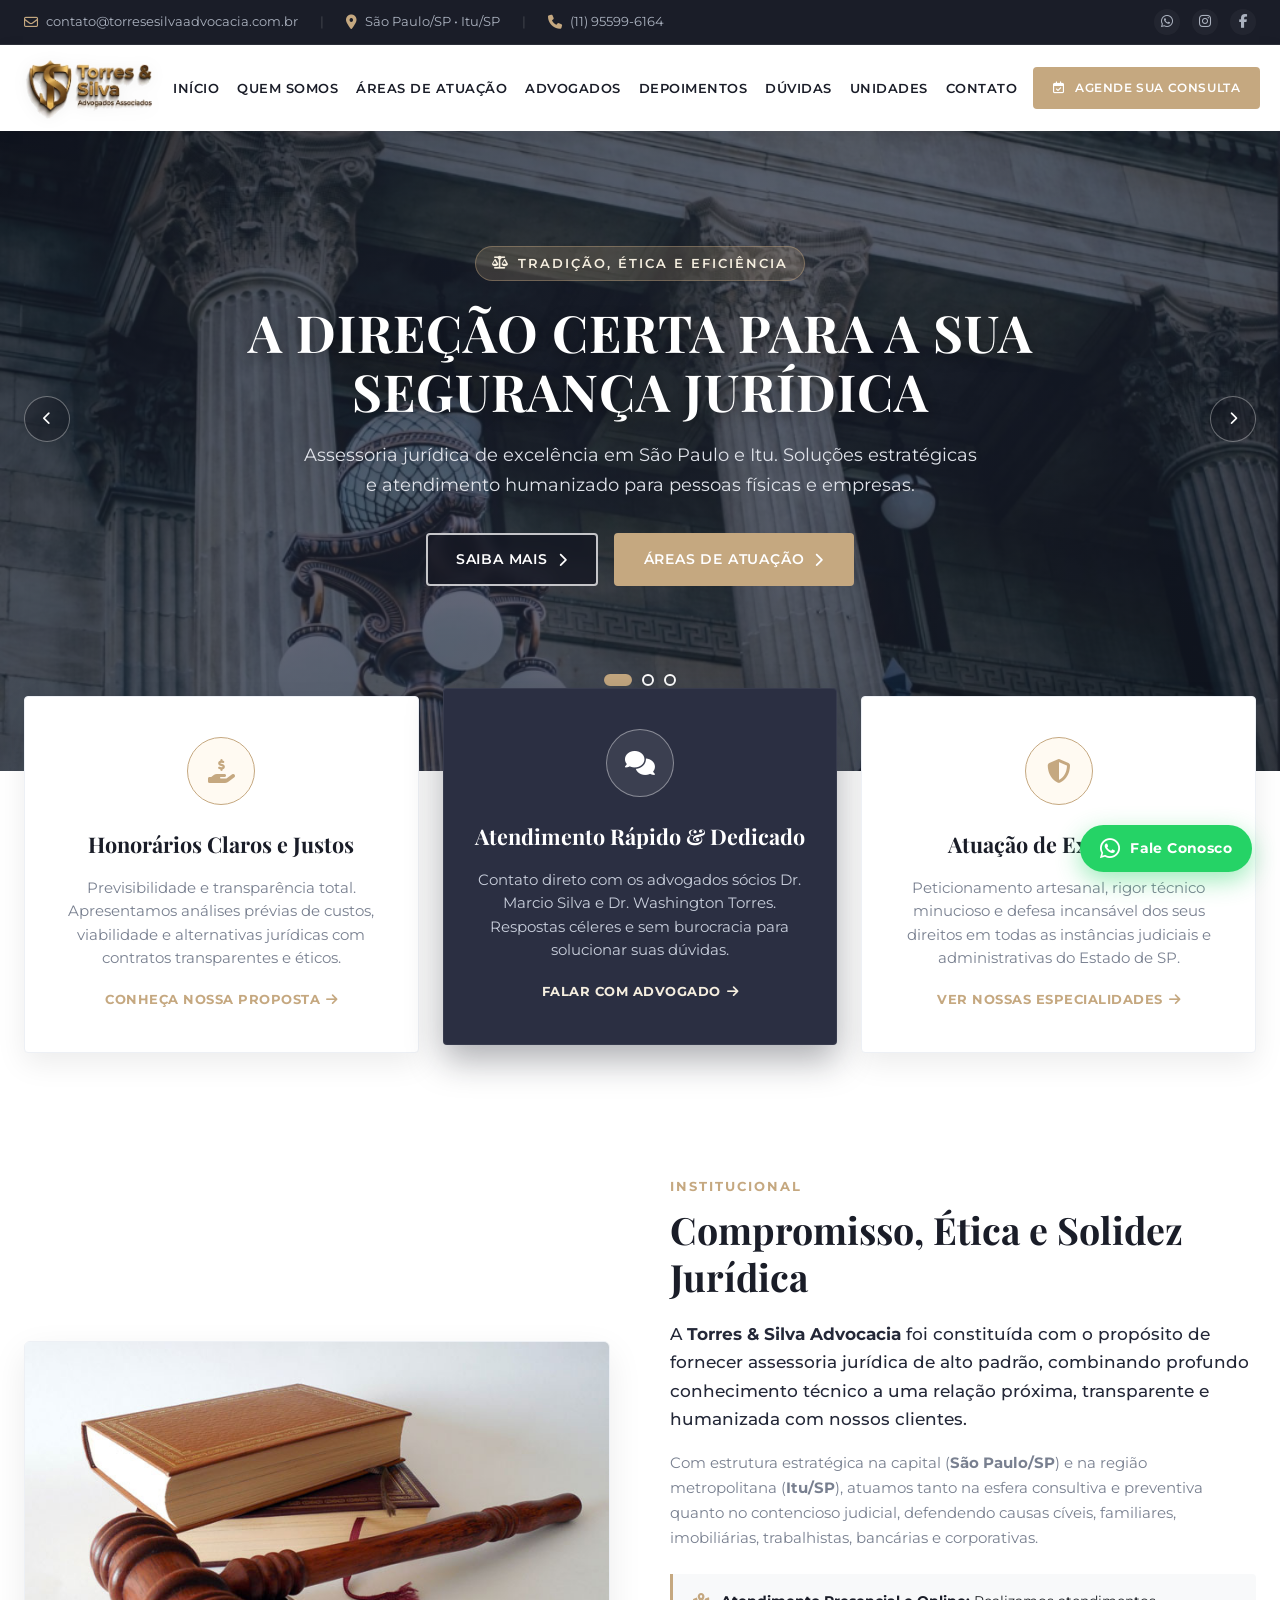
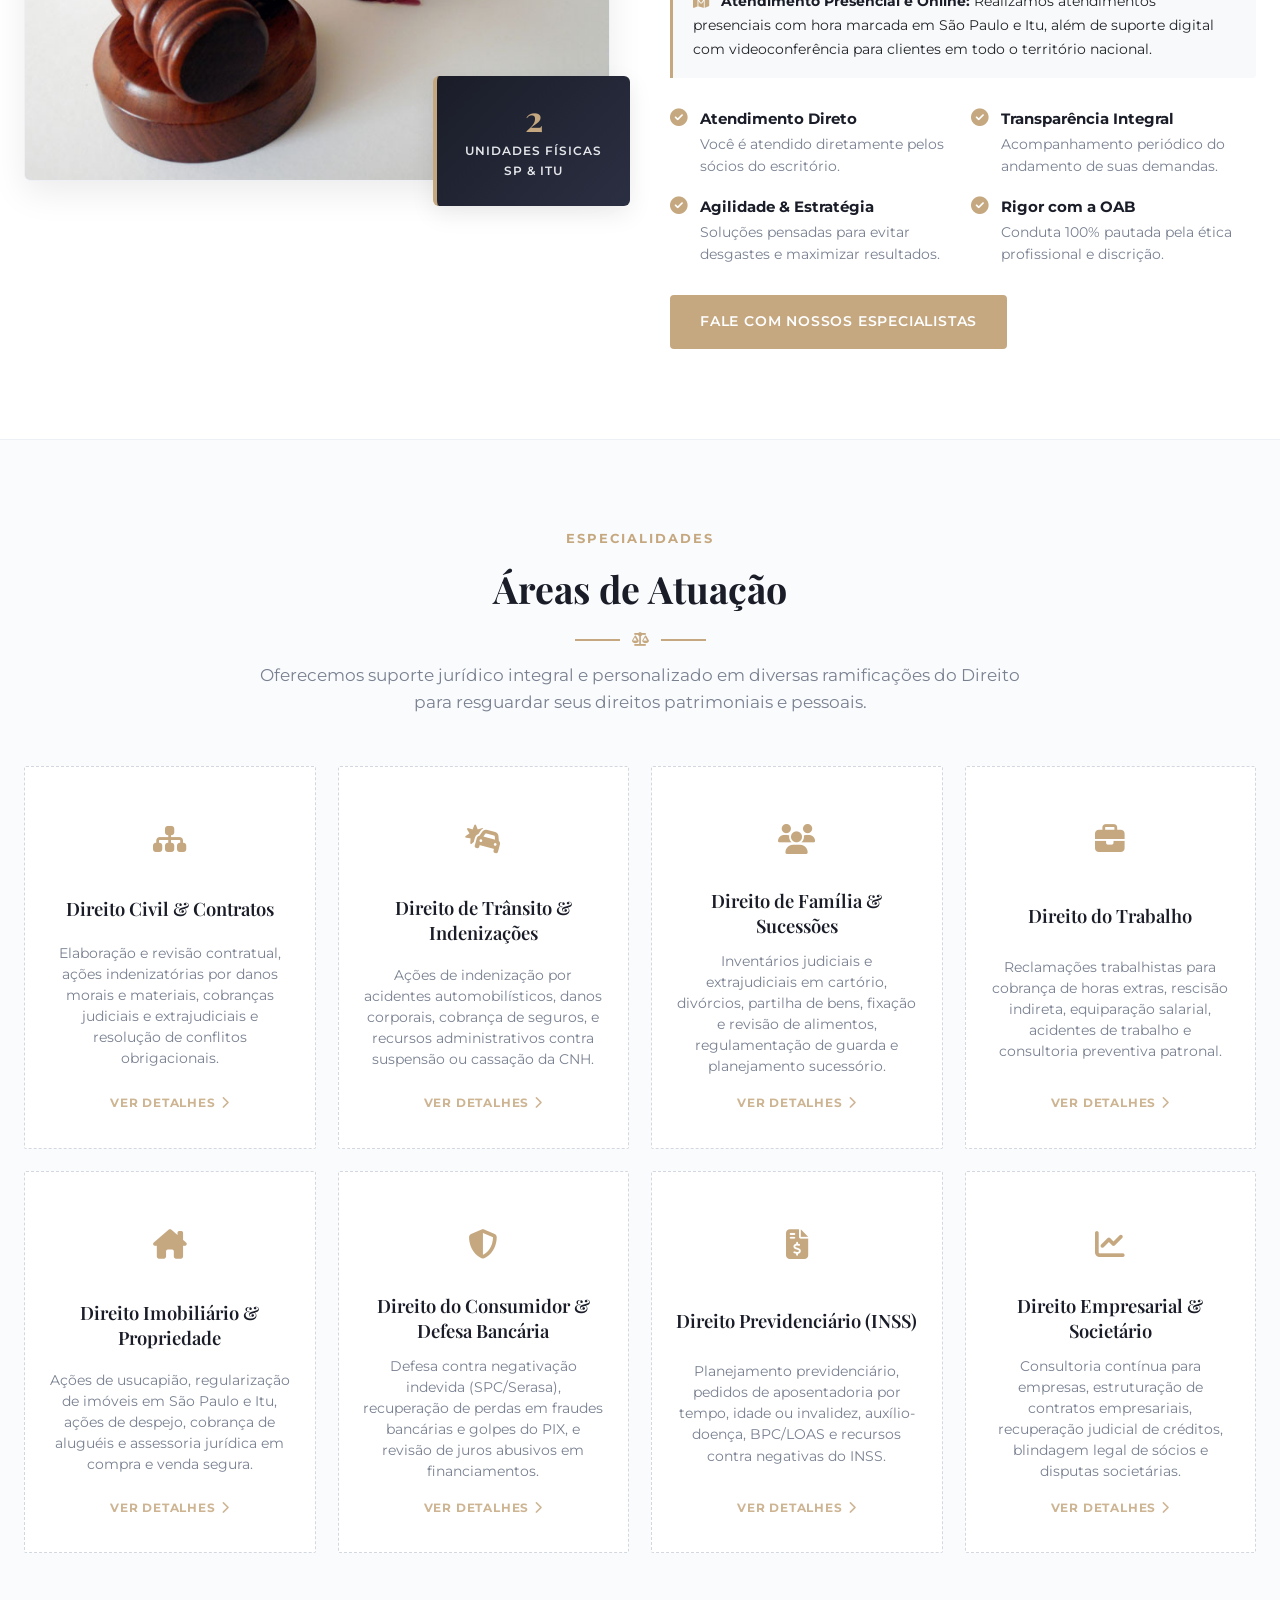
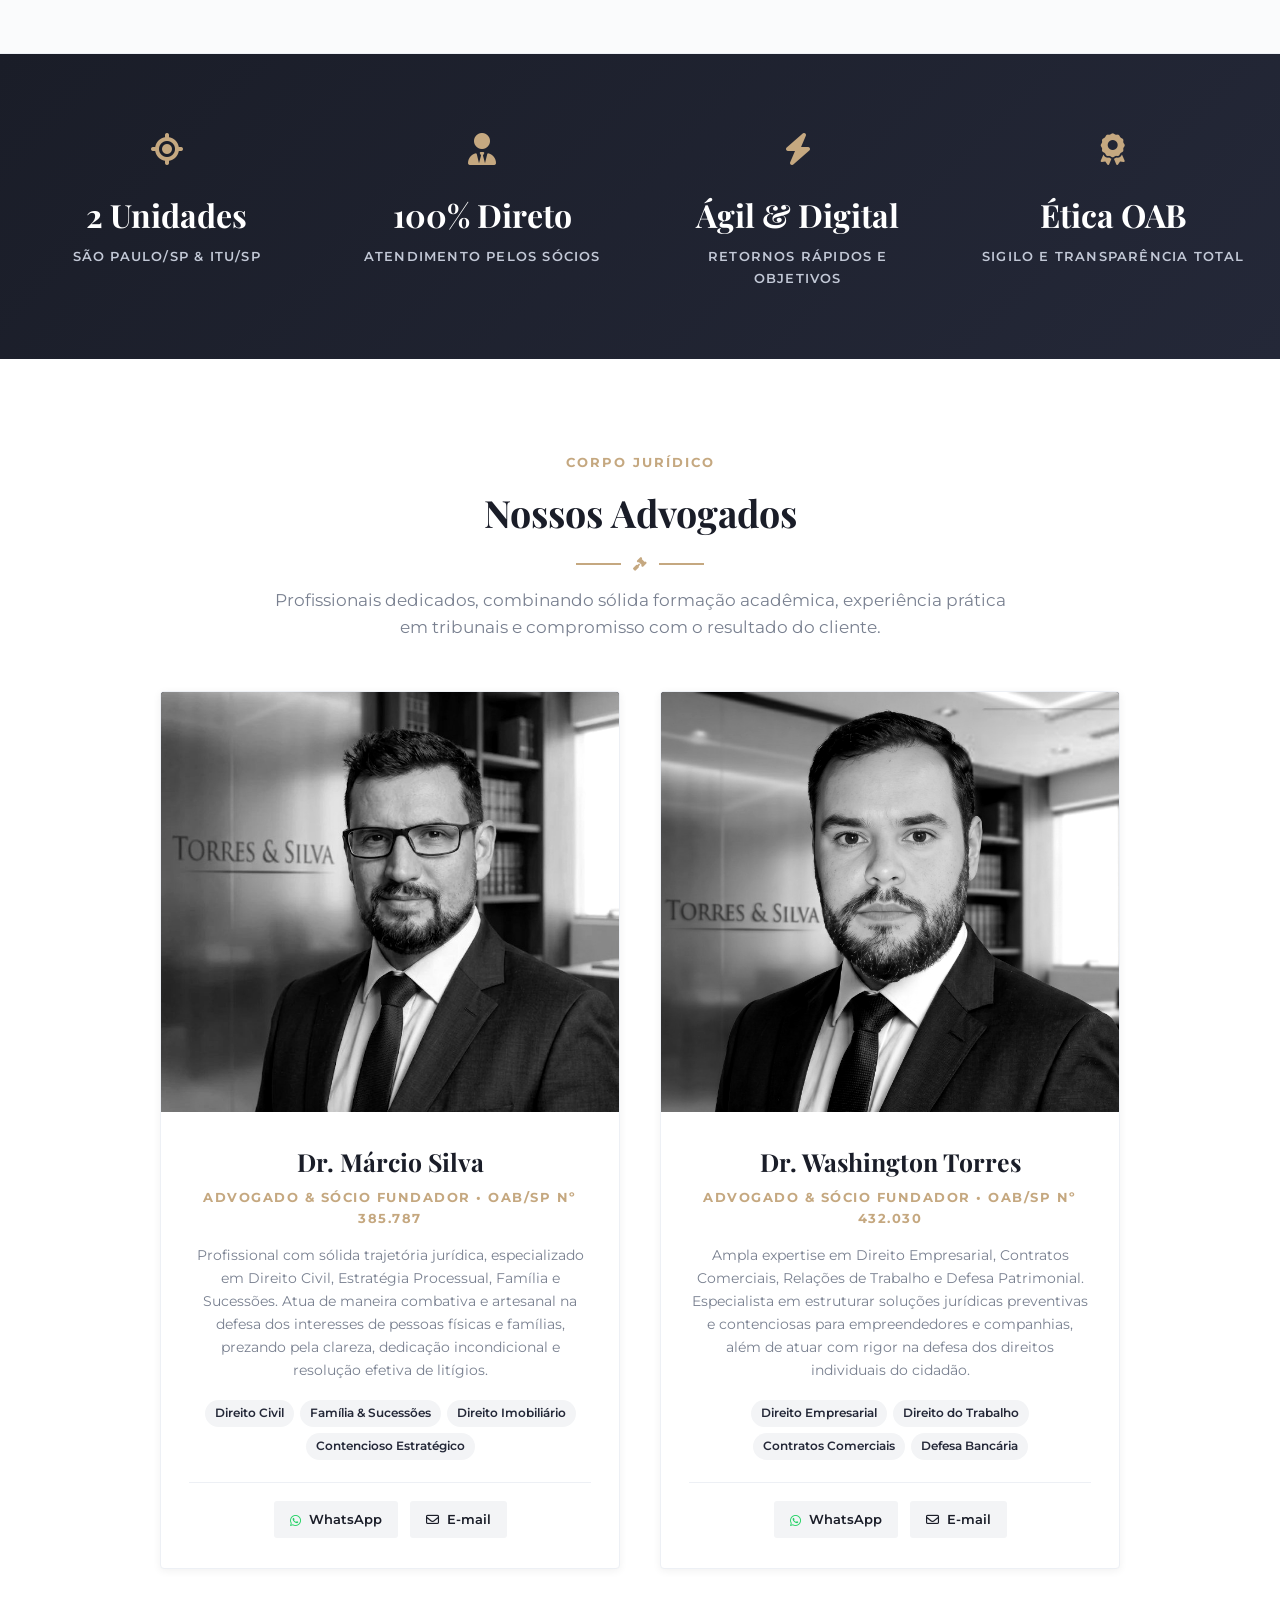
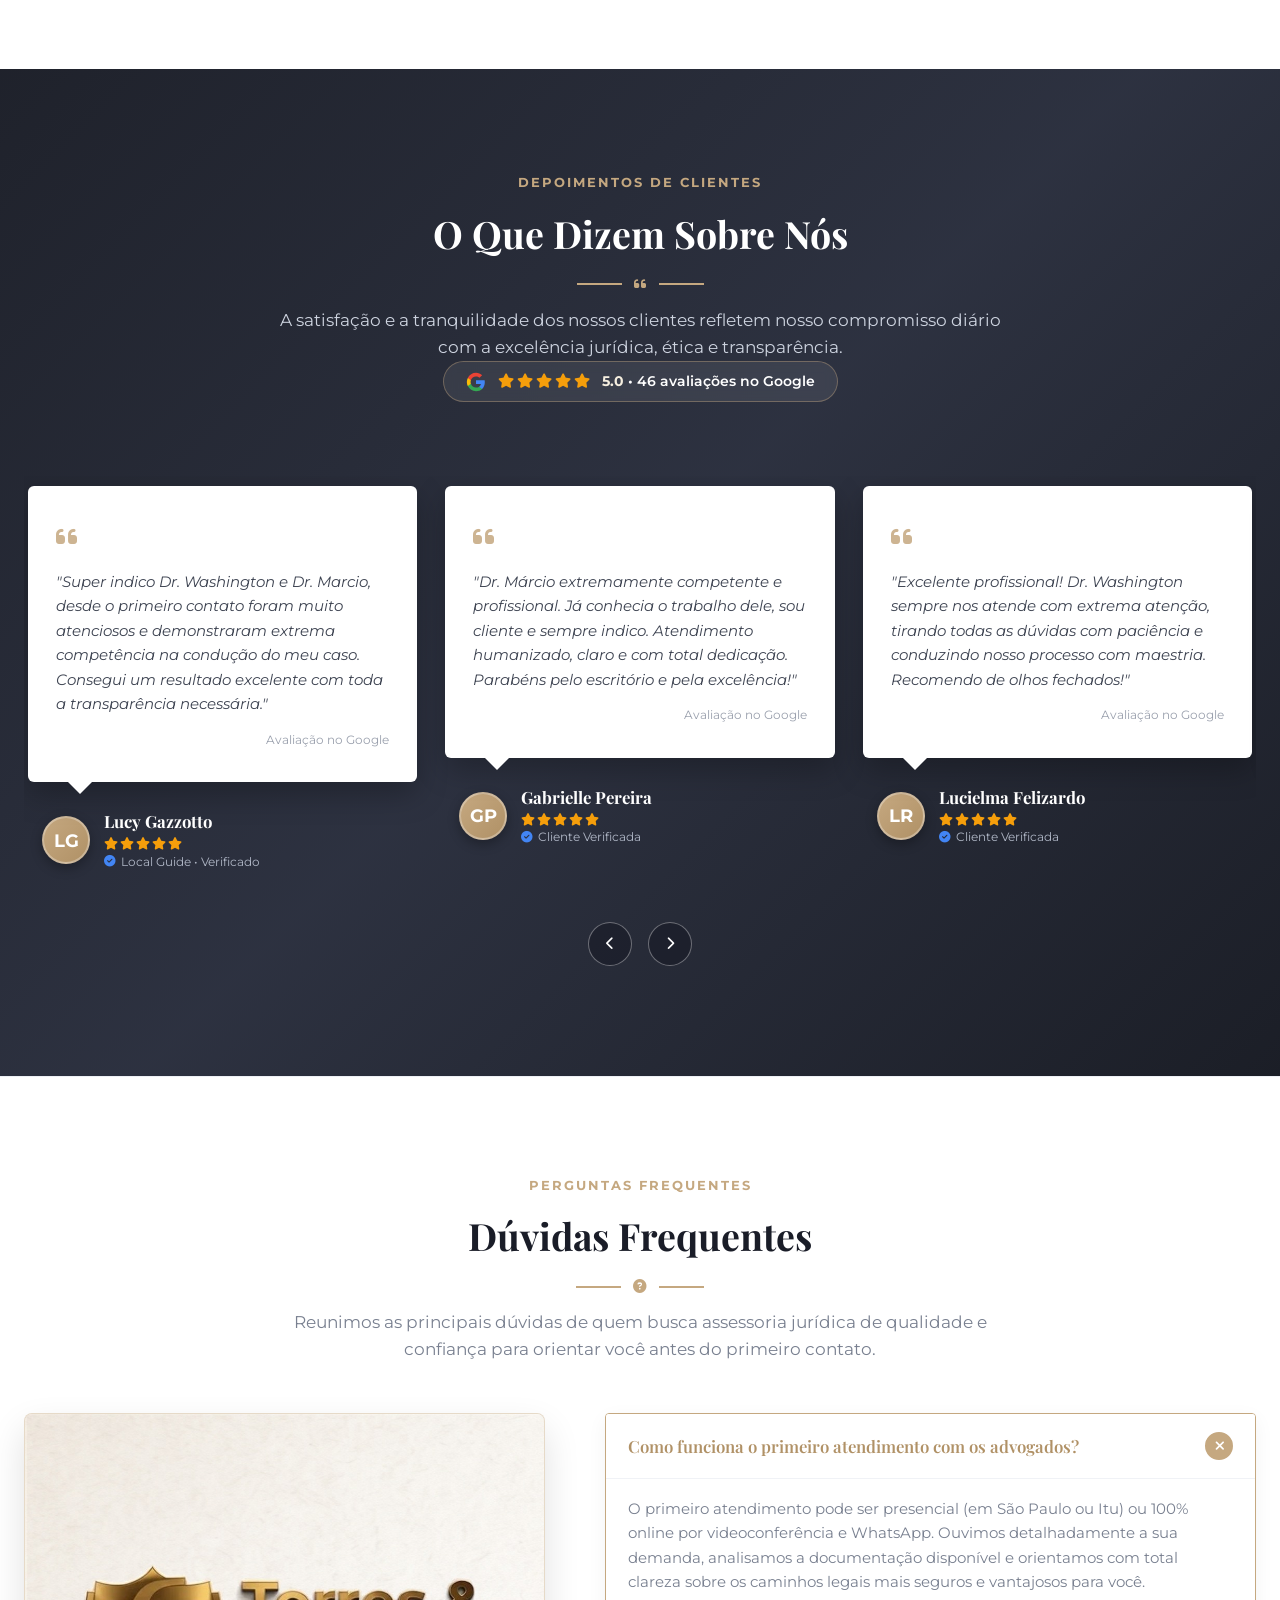
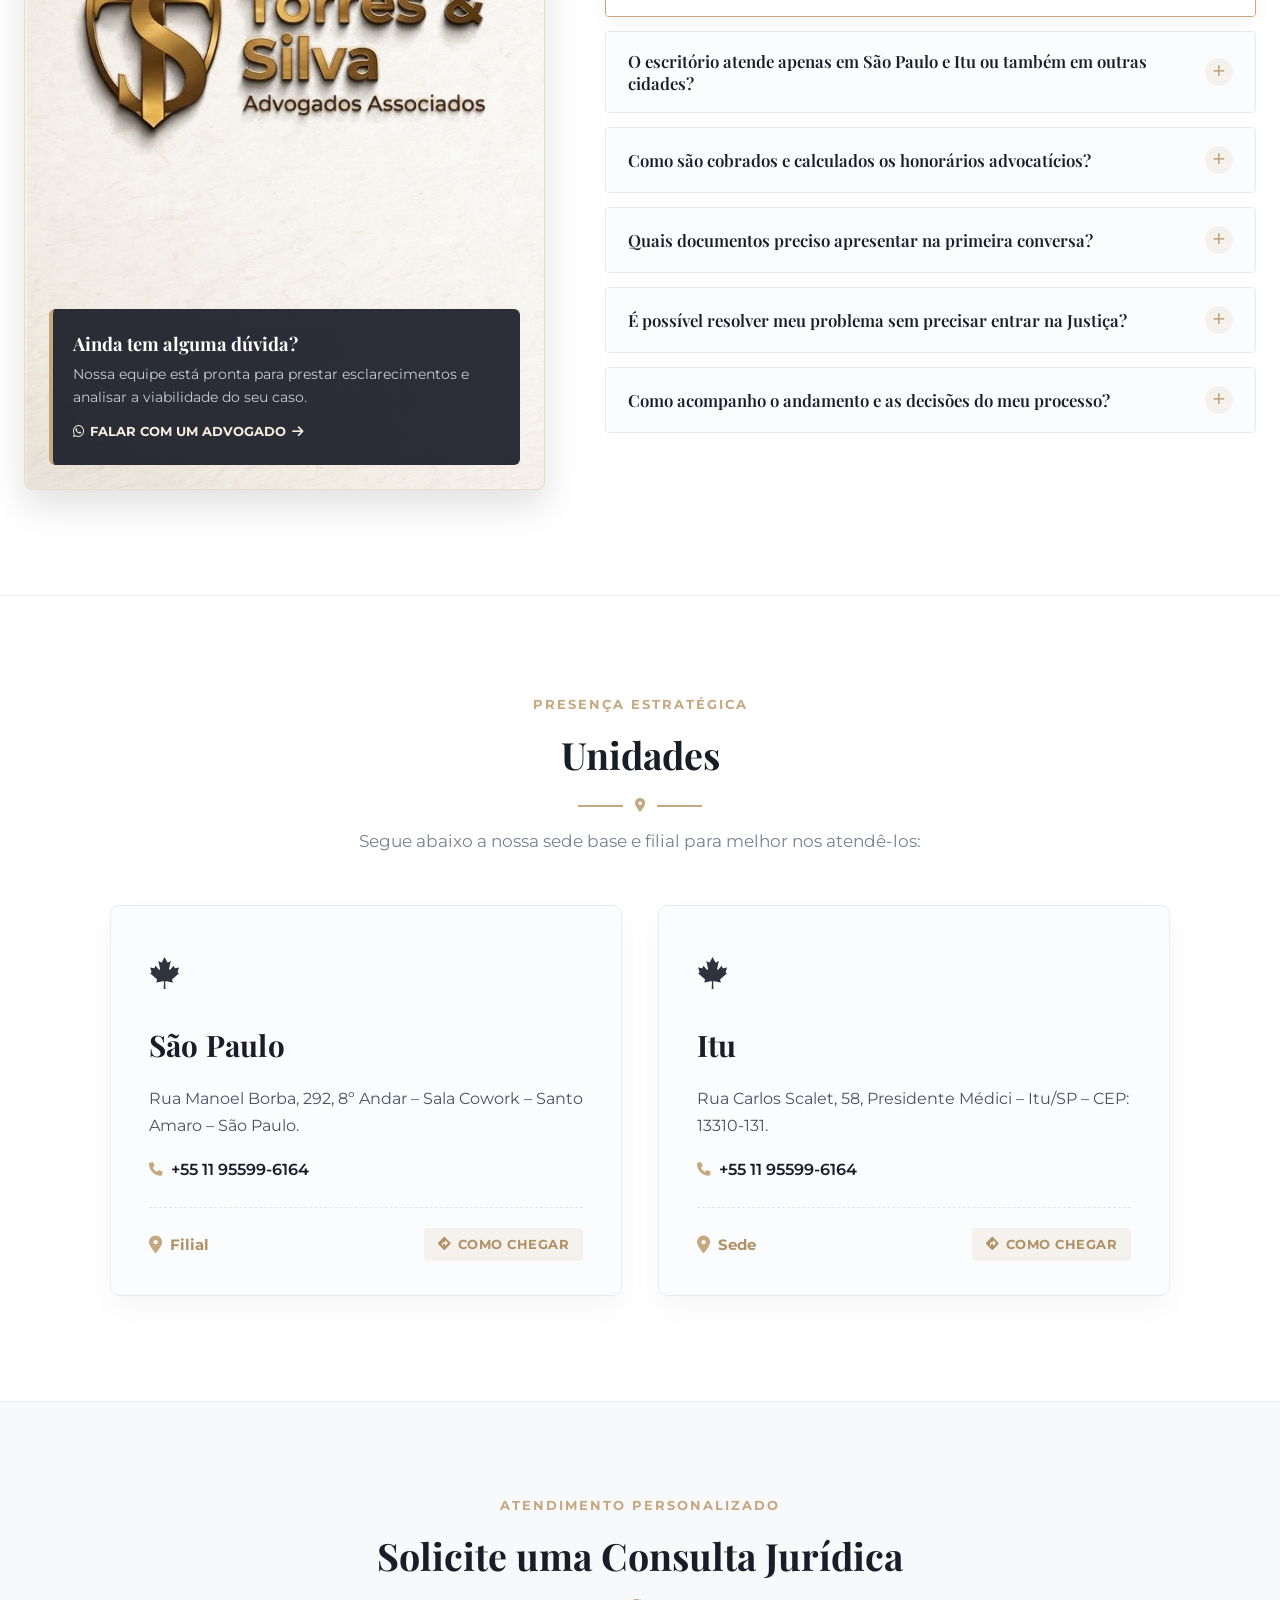
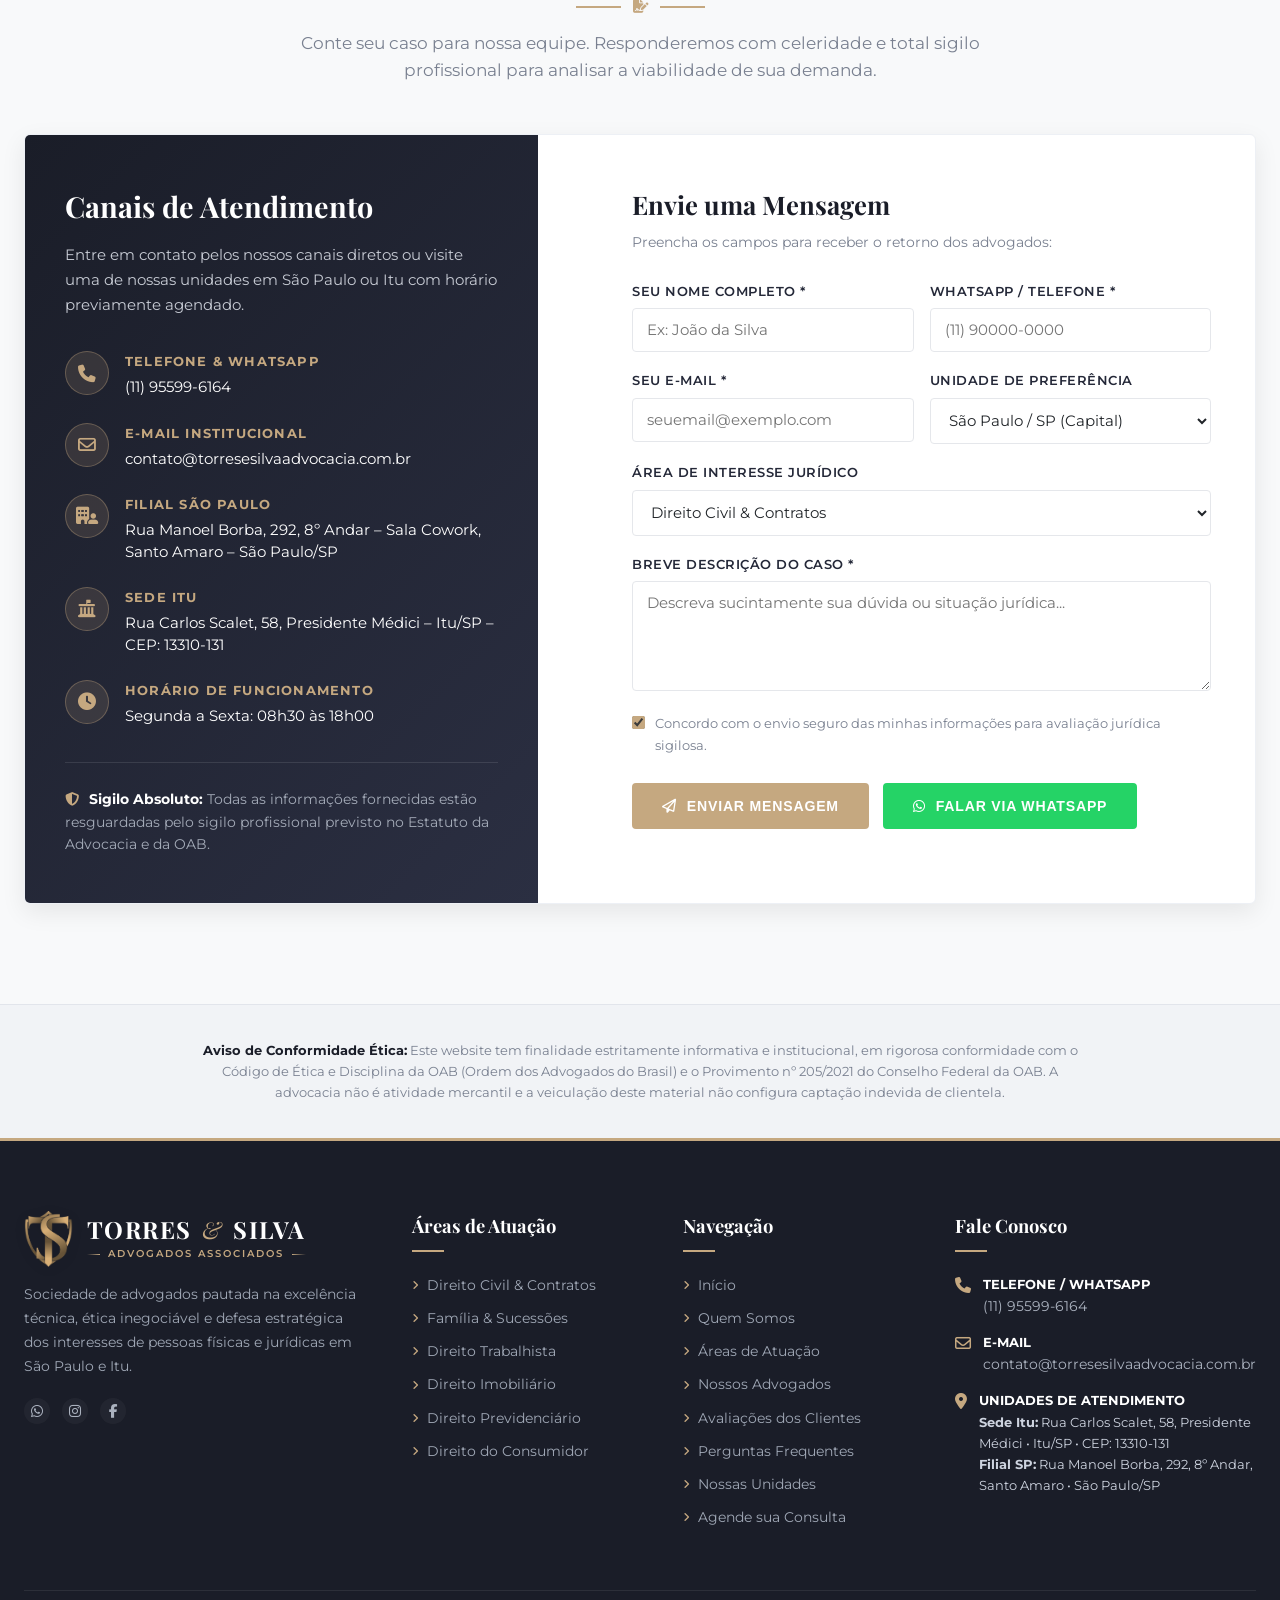
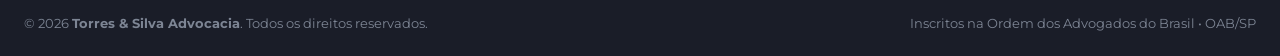
<file: index.html>
<!DOCTYPE html>
<html lang="pt-BR">
<head>
  <meta charset="UTF-8">
  <meta name="viewport" content="width=device-width, initial-scale=1.0">
  <title>Torres & Silva Advocacia | Escritório Jurídico em São Paulo e Itu</title>
  <meta name="description" content="Torres & Silva Advocacia. Assessoria jurídica de excelência liderada pelo Dr. Marcio Silva e Dr. Washington Torres. Atuação em São Paulo/SP e Itu/SP nas áreas Cível, Família, Trabalhista, Imobiliário, Consumidor, Previdenciário e Empresarial.">
  <meta name="keywords" content="advogado são paulo, advogado itu, torres e silva advocacia, dr marcio silva, washington torres, direito civil, direito de família, inventário itu, direito trabalhista, direito imobiliário">
  <meta name="author" content="Torres & Silva Advocacia">
  
  <link rel="canonical" href="https://torresesilvaadvocacia.com.br/">

  <!-- Open Graph / Redes Sociais / WhatsApp Preview -->
  <meta property="og:type" content="website">
  <meta property="og:url" content="https://torresesilvaadvocacia.com.br/">
  <meta property="og:title" content="Torres & Silva Advocacia | São Paulo e Itu">
  <meta property="og:description" content="Soluções jurídicas estratégicas, éticas e personalizadas. Fale diretamente com o Dr. Marcio Silva e Dr. Washington Torres.">
  <meta property="og:image" content="https://torresesilvaadvocacia.com.br/assets/images/hero-columns.jpg">
  <meta property="og:locale" content="pt_BR">

  <!-- Twitter Card -->
  <meta name="twitter:card" content="summary_large_image">
  <meta name="twitter:title" content="Torres & Silva Advocacia | São Paulo e Itu">
  <meta name="twitter:description" content="Assessoria jurídica de alto padrão em São Paulo e Itu. Soluções estratégicas e atendimento humanizado.">
  <meta name="twitter:image" content="https://torresesilvaadvocacia.com.br/assets/images/hero-columns.jpg">

  <!-- Schema.org Dados Estruturados (Google Rich Snippets) -->
  <script type="application/ld+json">
  {
    "@context": "https://schema.org",
    "@type": "LegalService",
    "name": "Torres & Silva Advocacia",
    "alternateName": "Torres & Silva Advogados Associados",
    "url": "https://torresesilvaadvocacia.com.br",
    "logo": "https://torresesilvaadvocacia.com.br/assets/images/logo-shield.png",
    "image": "https://torresesilvaadvocacia.com.br/assets/images/hero-columns.jpg",
    "description": "Assessoria jurídica de excelência liderada pelo Dr. Marcio Silva (OAB/SP nº 385.787) e Dr. Washington Torres (OAB/SP nº 432.030). Atuação em São Paulo e Itu.",
    "telephone": "+55-11-95599-6164",
    "email": "contato@torresesilvaadvocacia.com.br",
    "priceRange": "$$",
    "address": [
      {
        "@type": "PostalAddress",
        "streetAddress": "Rua Carlos Scalet, 58, Presidente Médici",
        "postalCode": "13310-131",
        "addressLocality": "Itu",
        "addressRegion": "SP",
        "addressCountry": "BR"
      },
      {
        "@type": "PostalAddress",
        "streetAddress": "Rua Manoel Borba, 292, 8º Andar, Sala Cowork, Santo Amaro",
        "addressLocality": "São Paulo",
        "addressRegion": "SP",
        "addressCountry": "BR"
      }
    ],
    "aggregateRating": {
      "@type": "AggregateRating",
      "ratingValue": "5.0",
      "reviewCount": "46"
    },
    "sameAs": [
      "https://www.instagram.com/torres_e_silva/",
      "https://www.facebook.com/profile.php?id=61554470925844"
    ]
  }
  </script>

  <!-- Favicon Oficial TS -->
  <link rel="icon" type="image/x-icon" href="favicon.ico">
  <link rel="shortcut icon" type="image/x-icon" href="favicon.ico">
  <link rel="icon" type="image/png" sizes="32x32" href="assets/images/favicon-32x32.png">
  <link rel="icon" type="image/png" sizes="16x16" href="assets/images/favicon-16x16.png">
  <link rel="apple-touch-icon" sizes="180x180" href="assets/images/apple-touch-icon.png">
  <link rel="manifest" href="site.webmanifest">
  <meta name="theme-color" content="#141722">

  <!-- Google Fonts & Font Awesome Icons -->
  <link rel="preconnect" href="https://fonts.googleapis.com">
  <link rel="preconnect" href="https://fonts.gstatic.com" crossorigin>
  <link href="https://fonts.googleapis.com/css2?family=Montserrat:wght@300;400;500;600;700&family=Playfair+Display:ital,wght@0,400;0,600;0,700;0,800;1,400&display=swap" rel="stylesheet">
  <link rel="stylesheet" href="https://cdnjs.cloudflare.com/ajax/libs/font-awesome/6.5.1/css/all.min.css">

  <!-- CSS Customizado com Cache-Buster -->
  <link rel="stylesheet" href="css/style.css?v=1.4">
</head>
<body>

  <!-- ===================================================================
       TOP BAR (Screenshot 1 & 2)
       =================================================================== -->
  <div class="top-bar">
    <div class="container">
      <div class="top-bar-left">
        <div class="top-bar-item top-bar-email">
          <i class="fa-regular fa-envelope"></i>
          <a href="mailto:contato@torresesilvaadvocacia.com.br">contato@torresesilvaadvocacia.com.br</a>
        </div>
        <span class="top-bar-separator top-bar-sep-email">|</span>
        <div class="top-bar-item top-bar-location">
          <i class="fa-solid fa-location-dot"></i>
          <span>São Paulo/SP &bull; Itu/SP</span>
        </div>
        <span class="top-bar-separator">|</span>
        <div class="top-bar-item top-bar-phone">
          <i class="fa-solid fa-phone"></i>
          <a href="tel:+5511955996164">(11) 95599-6164</a>
        </div>
      </div>

      <div class="top-bar-right">
        <a href="https://wa.me/5511955996164?text=Ol%C3%A1%2C%20gostaria%20de%20informa%C3%A7%C3%B5es%20sobre%20atendimento%20jur%C3%ADdico." target="_blank" class="top-social-link" title="WhatsApp Oficial">
          <i class="fa-brands fa-whatsapp"></i>
        </a>
        <a href="https://www.instagram.com/torres_e_silva/" target="_blank" class="top-social-link" title="Instagram @torres_e_silva">
          <i class="fa-brands fa-instagram"></i>
        </a>
        <a href="https://www.facebook.com/profile.php?id=61554470925844" target="_blank" class="top-social-link" title="Facebook Torres & Silva Advocacia">
          <i class="fa-brands fa-facebook-f"></i>
        </a>
      </div>
    </div>
  </div>

  <!-- ===================================================================
       HEADER & NAVBAR
       =================================================================== -->
  <header class="main-header">
    <div class="container">
      <nav class="navbar">
        <!-- Logo Oficial TS -->
        <a href="#inicio" class="site-logo" title="Torres & Silva Advogados Associados">
          <img src="assets/images/logo-header-clean.png?v=4.0" alt="Torres & Silva Advogados Associados" class="logo-header-img">
        </a>

        <!-- Menu Desktop -->
        <ul class="nav-menu">
          <li><a href="#inicio" class="nav-link active">Início</a></li>
          <li><a href="#sobre" class="nav-link">Quem Somos</a></li>
          <li><a href="#areas" class="nav-link">Áreas de Atuação</a></li>
          <li><a href="#advogados" class="nav-link">Advogados</a></li>
          <li><a href="#depoimentos" class="nav-link">Depoimentos</a></li>
          <li><a href="#duvidas" class="nav-link">Dúvidas</a></li>
          <li><a href="#unidades" class="nav-link">Unidades</a></li>
          <li><a href="#contato" class="nav-link">Contato</a></li>
        </ul>

        <!-- Botão CTA -->
        <div class="header-cta">
          <a href="#contato" class="btn btn-gold">
            <i class="fa-regular fa-calendar-check"></i> Agende sua Consulta
          </a>
        </div>

        <!-- Botão Mobile -->
        <button class="mobile-toggle" aria-label="Abrir Menu">
          <i class="fa-solid fa-bars"></i>
        </button>
      </nav>
    </div>
  </header>

  <main>
    <!-- ===================================================================
         HERO CAROUSEL / SLIDER (Screenshots 1 & 2)
         =================================================================== -->
    <section class="hero-slider-section" id="inicio">
      <div class="hero-slider">
        <!-- Slide 1: Colunas clássicas (Screenshot 1) -->
        <div class="hero-slide active" style="background-image: url('assets/images/hero-columns.jpg');">
          <div class="hero-overlay"></div>
          <div class="container hero-content">
            <span class="hero-badge">
              <i class="fa-solid fa-scale-balanced"></i> Tradição, Ética e Eficiência
            </span>
            <h1 class="hero-title">A DIREÇÃO CERTA PARA A SUA SEGURANÇA JURÍDICA</h1>
            <p class="hero-description">
              Assessoria jurídica de excelência em São Paulo e Itu. Soluções estratégicas e atendimento humanizado para pessoas físicas e empresas.
            </p>
            <div class="hero-actions">
              <a href="#sobre" class="btn btn-outline-white">Saiba Mais <i class="fa-solid fa-chevron-right"></i></a>
              <a href="#areas" class="btn btn-gold">Áreas de Atuação <i class="fa-solid fa-chevron-right"></i></a>
            </div>
          </div>
        </div>

        <!-- Slide 2: Deusa Themis / Balança (Screenshot 2) -->
        <div class="hero-slide" style="background-image: url('assets/images/hero-themis.jpg');">
          <div class="hero-overlay"></div>
          <div class="container hero-content">
            <span class="hero-badge">
              <i class="fa-solid fa-shield-halved"></i> Defesa Combativa e Personalizada
            </span>
            <h2 class="hero-title">SOLUÇÕES JURÍDICAS EFICAZES E ESTRATÉGICAS</h2>
            <p class="hero-description">
              Atuação consultiva e contenciosa com rigor técnico, transparência total e proximidade direta com os advogados responsáveis.
            </p>
            <div class="hero-actions">
              <a href="https://wa.me/5511955996164?text=Ol%C3%A1%2C%20gostaria%20de%20falar%20com%20um%20advogado%20da%20Torres%20%26%20Silva." target="_blank" class="btn btn-whatsapp-solid">
                <i class="fa-brands fa-whatsapp"></i> Falar no WhatsApp
              </a>
              <a href="#contato" class="btn btn-gold">Agendar Consulta <i class="fa-solid fa-chevron-right"></i></a>
            </div>
          </div>
        </div>

        <!-- Slide 3: Atendimento e Foco em Resultados (Corredor Corporativo) -->
        <div class="hero-slide hero-slide-corridor" style="background-image: url('assets/images/hero-corridor.jpg?v=2.0');">
          <div class="hero-overlay"></div>
          <div class="container hero-content">
            <span class="hero-badge">
              <i class="fa-solid fa-users"></i> Atendimento em São Paulo & Itu
            </span>
            <h2 class="hero-title">DEFESA INCANSÁVEL DOS SEUS INTERESSES</h2>
            <p class="hero-description">
              Sob a liderança dos sócios fundadores Dr. Marcio Silva e Dr. Washington Torres, unimos conhecimento jurídico sólido e foco em resultados.
            </p>
            <div class="hero-actions">
              <a href="#advogados" class="btn btn-outline-white">Conheça os Advogados <i class="fa-solid fa-chevron-right"></i></a>
              <a href="#contato" class="btn btn-gold">Fale Conosco <i class="fa-solid fa-chevron-right"></i></a>
            </div>
          </div>
        </div>
      </div>

      <!-- Controles do Slider (Screenshot 1 & 2) -->
      <button class="slider-arrow slider-prev" aria-label="Slide anterior">
        <i class="fa-solid fa-chevron-left"></i>
      </button>
      <button class="slider-arrow slider-next" aria-label="Próximo slide">
        <i class="fa-solid fa-chevron-right"></i>
      </button>

      <!-- Indicadores de Pontos -->
      <div class="slider-dots">
        <button class="dot active" data-slide="0" aria-label="Ir para slide 1"></button>
        <button class="dot" data-slide="1" aria-label="Ir para slide 2"></button>
        <button class="dot" data-slide="2" aria-label="Ir para slide 3"></button>
      </div>
    </section>

    <!-- ===================================================================
         3 OVERLAPPING FEATURE CARDS (Screenshot 3)
         =================================================================== -->
    <section class="overlap-cards-section">
      <div class="container">
        <div class="cards-grid-3">
          <!-- Card 1: Honorários Justos e Claros (Fair Fees) -->
          <div class="feature-card card-white">
            <div class="card-icon-circle">
              <i class="fa-solid fa-hand-holding-dollar"></i>
            </div>
            <h3>Honorários Claros e Justos</h3>
            <p>
              Previsibilidade e transparência total. Apresentamos análises prévias de custos, viabilidade e alternativas jurídicas com contratos transparentes e éticos.
            </p>
            <a href="#contato" class="card-link">Conheça Nossa Proposta <i class="fa-solid fa-arrow-right"></i></a>
          </div>

          <!-- Card 2: Consulta & Atendimento Rápido (Free Consultation - Destaque escuro) -->
          <div class="feature-card card-dark">
            <div class="card-icon-circle">
              <i class="fa-solid fa-comments"></i>
            </div>
            <h3>Atendimento Rápido & Dedicado</h3>
            <p>
              Contato direto com os advogados sócios Dr. Marcio Silva e Dr. Washington Torres. Respostas céleres e sem burocracia para solucionar suas dúvidas.
            </p>
            <a href="https://wa.me/5511955996164?text=Ol%C3%A1%2C%20gostaria%20de%20um%20atendimento%20jur%C3%ADdico." target="_blank" class="card-link">Falar com Advogado <i class="fa-solid fa-arrow-right"></i></a>
          </div>

          <!-- Card 3: Atuação de Excelência (Quality Representation) -->
          <div class="feature-card card-white">
            <div class="card-icon-circle">
              <i class="fa-solid fa-shield-halved"></i>
            </div>
            <h3>Atuação de Excelência</h3>
            <p>
              Peticionamento artesanal, rigor técnico minucioso e defesa incansável dos seus direitos em todas as instâncias judiciais e administrativas do Estado de SP.
            </p>
            <a href="#areas" class="card-link">Ver Nossas Especialidades <i class="fa-solid fa-arrow-right"></i></a>
          </div>
        </div>
      </div>
    </section>

    <!-- ===================================================================
         QUEM SOMOS (SOBRE O ESCRITÓRIO)
         =================================================================== -->
    <section class="about-section" id="sobre">
      <div class="container">
        <div class="about-grid">
          <div class="about-image-wrapper">
            <img src="assets/images/martelo-livros-direito.png" alt="Torres & Silva Advocacia - Compromisso e Justiça" class="about-main-img">
            <div class="about-experience-badge">
              <div class="badge-number">2</div>
              <div class="badge-text">Unidades Físicas<br>SP & Itu</div>
            </div>
          </div>

          <div class="about-content">
            <span class="sub-badge">Institucional</span>
            <h2>Compromisso, Ética e Solidez Jurídica</h2>
            <p class="about-lead">
              A <strong>Torres & Silva Advocacia</strong> foi constituída com o propósito de fornecer assessoria jurídica de alto padrão, combinando profundo conhecimento técnico a uma relação próxima, transparente e humanizada com nossos clientes.
            </p>
            <p class="about-text">
              Com estrutura estratégica na capital (<strong>São Paulo/SP</strong>) e na região metropolitana (<strong>Itu/SP</strong>), atuamos tanto na esfera consultiva e preventiva quanto no contencioso judicial, defendendo causas cíveis, familiares, imobiliárias, trabalhistas, bancárias e corporativas.
            </p>

            <div class="about-locations-box">
              <i class="fa-solid fa-map-location-dot" style="color: var(--gold); margin-right: 8px;"></i>
              <strong>Atendimento Presencial e Online:</strong> Realizamos atendimentos presenciais com hora marcada em São Paulo e Itu, além de suporte digital com videoconferência para clientes em todo o território nacional.
            </div>

            <div class="about-highlights">
              <div class="highlight-item">
                <i class="fa-solid fa-check-circle"></i>
                <div>
                  <h4>Atendimento Direto</h4>
                  <p>Você é atendido diretamente pelos sócios do escritório.</p>
                </div>
              </div>
              <div class="highlight-item">
                <i class="fa-solid fa-check-circle"></i>
                <div>
                  <h4>Transparência Integral</h4>
                  <p>Acompanhamento periódico do andamento de suas demandas.</p>
                </div>
              </div>
              <div class="highlight-item">
                <i class="fa-solid fa-check-circle"></i>
                <div>
                  <h4>Agilidade & Estratégia</h4>
                  <p>Soluções pensadas para evitar desgastes e maximizar resultados.</p>
                </div>
              </div>
              <div class="highlight-item">
                <i class="fa-solid fa-check-circle"></i>
                <div>
                  <h4>Rigor com a OAB</h4>
                  <p>Conduta 100% pautada pela ética profissional e discrição.</p>
                </div>
              </div>
            </div>

            <a href="#contato" class="btn btn-gold">Fale com Nossos Especialistas</a>
          </div>
        </div>
      </div>
    </section>

    <!-- ===================================================================
         ÁREAS DE ATUAÇÃO (Screenshot 4)
         Minimalist dashed grid with centered gold line icons
         =================================================================== -->
    <section class="practice-areas-section" id="areas">
      <div class="container">
        <div class="section-header">
          <span class="sub-badge">Especialidades</span>
          <h2>Áreas de Atuação</h2>
          <div class="divider-line">
            <i class="fa-solid fa-scale-balanced"></i>
          </div>
          <p>
            Oferecemos suporte jurídico integral e personalizado em diversas ramificações do Direito para resguardar seus direitos patrimoniais e pessoais.
          </p>
        </div>

        <div class="areas-grid">
          <!-- Área 1: Direito Civil -->
          <div class="area-card" data-area="civil">
            <div class="area-icon-wrap">
              <i class="fa-solid fa-sitemap"></i>
            </div>
            <h3>Direito Civil & Contratos</h3>
            <p>
              Elaboração e revisão contratual, ações indenizatórias por danos morais e materiais, cobranças judiciais e extrajudiciais e resolução de conflitos obrigacionais.
            </p>
            <span class="area-more-btn">Ver Detalhes <i class="fa-solid fa-chevron-right"></i></span>
          </div>

          <!-- Área 2: Direito de Trânsito & Indenizações -->
          <div class="area-card" data-area="transito">
            <div class="area-icon-wrap">
              <i class="fa-solid fa-car-burst"></i>
            </div>
            <h3>Direito de Trânsito & Indenizações</h3>
            <p>
              Ações de indenização por acidentes automobilísticos, danos corporais, cobrança de seguros, e recursos administrativos contra suspensão ou cassação da CNH.
            </p>
            <span class="area-more-btn">Ver Detalhes <i class="fa-solid fa-chevron-right"></i></span>
          </div>

          <!-- Área 3: Direito de Família & Sucessões -->
          <div class="area-card" data-area="familia">
            <div class="area-icon-wrap">
              <i class="fa-solid fa-users"></i>
            </div>
            <h3>Direito de Família & Sucessões</h3>
            <p>
              Inventários judiciais e extrajudiciais em cartório, divórcios, partilha de bens, fixação e revisão de alimentos, regulamentação de guarda e planejamento sucessório.
            </p>
            <span class="area-more-btn">Ver Detalhes <i class="fa-solid fa-chevron-right"></i></span>
          </div>

          <!-- Área 4: Direito do Trabalho -->
          <div class="area-card" data-area="trabalho">
            <div class="area-icon-wrap">
              <i class="fa-solid fa-briefcase"></i>
            </div>
            <h3>Direito do Trabalho</h3>
            <p>
              Reclamações trabalhistas para cobrança de horas extras, rescisão indireta, equiparação salarial, acidentes de trabalho e consultoria preventiva patronal.
            </p>
            <span class="area-more-btn">Ver Detalhes <i class="fa-solid fa-chevron-right"></i></span>
          </div>

          <!-- Área 5: Direito Imobiliário -->
          <div class="area-card" data-area="imobiliario">
            <div class="area-icon-wrap">
              <i class="fa-solid fa-house-chimney"></i>
            </div>
            <h3>Direito Imobiliário & Propriedade</h3>
            <p>
              Ações de usucapião, regularização de imóveis em São Paulo e Itu, ações de despejo, cobrança de aluguéis e assessoria jurídica em compra e venda segura.
            </p>
            <span class="area-more-btn">Ver Detalhes <i class="fa-solid fa-chevron-right"></i></span>
          </div>

          <!-- Área 6: Direito do Consumidor & Defesa Bancária -->
          <div class="area-card" data-area="consumidor">
            <div class="area-icon-wrap">
              <i class="fa-solid fa-shield-halved"></i>
            </div>
            <h3>Direito do Consumidor & Defesa Bancária</h3>
            <p>
              Defesa contra negativação indevida (SPC/Serasa), recuperação de perdas em fraudes bancárias e golpes do PIX, e revisão de juros abusivos em financiamentos.
            </p>
            <span class="area-more-btn">Ver Detalhes <i class="fa-solid fa-chevron-right"></i></span>
          </div>

          <!-- Área 7: Direito Previdenciário -->
          <div class="area-card" data-area="previdenciario">
            <div class="area-icon-wrap">
              <i class="fa-solid fa-file-invoice-dollar"></i>
            </div>
            <h3>Direito Previdenciário (INSS)</h3>
            <p>
              Planejamento previdenciário, pedidos de aposentadoria por tempo, idade ou invalidez, auxílio-doença, BPC/LOAS e recursos contra negativas do INSS.
            </p>
            <span class="area-more-btn">Ver Detalhes <i class="fa-solid fa-chevron-right"></i></span>
          </div>

          <!-- Área 8: Direito Empresarial -->
          <div class="area-card" data-area="empresarial">
            <div class="area-icon-wrap">
              <i class="fa-solid fa-chart-line"></i>
            </div>
            <h3>Direito Empresarial & Societário</h3>
            <p>
              Consultoria contínua para empresas, estruturação de contratos empresariais, recuperação judicial de créditos, blindagem legal de sócios e disputas societárias.
            </p>
            <span class="area-more-btn">Ver Detalhes <i class="fa-solid fa-chevron-right"></i></span>
          </div>
        </div>
      </div>
    </section>

    <!-- ===================================================================
         DIFERENCIAIS & NÚMEROS (Metrics Banner)
         =================================================================== -->
    <section class="metrics-section" id="diferenciais">
      <div class="container">
        <div class="metrics-grid">
          <div class="metric-item">
            <div class="metric-icon"><i class="fa-solid fa-location-crosshairs"></i></div>
            <div class="metric-title">2 Unidades</div>
            <div class="metric-label">São Paulo/SP & Itu/SP</div>
          </div>

          <div class="metric-item">
            <div class="metric-icon"><i class="fa-solid fa-user-tie"></i></div>
            <div class="metric-title">100% Direto</div>
            <div class="metric-label">Atendimento pelos Sócios</div>
          </div>

          <div class="metric-item">
            <div class="metric-icon"><i class="fa-solid fa-bolt"></i></div>
            <div class="metric-title">Ágil & Digital</div>
            <div class="metric-label">Retornos Rápidos e Objetivos</div>
          </div>

          <div class="metric-item">
            <div class="metric-icon"><i class="fa-solid fa-award"></i></div>
            <div class="metric-title">Ética OAB</div>
            <div class="metric-label">Sigilo e Transparência Total</div>
          </div>
        </div>
      </div>
    </section>

    <!-- ===================================================================
         NOSSOS ADVOGADOS (Screenshot 5)
         Dr. Marcio Silva e Dr. Washington Torres
         =================================================================== -->
    <section class="attorneys-section" id="advogados">
      <div class="container">
        <div class="section-header">
          <span class="sub-badge">Corpo Jurídico</span>
          <h2>Nossos Advogados</h2>
          <div class="divider-line">
            <i class="fa-solid fa-gavel"></i>
          </div>
          <p>
            Profissionais dedicados, combinando sólida formação acadêmica, experiência prática em tribunais e compromisso com o resultado do cliente.
          </p>
        </div>

        <div class="attorneys-grid-2">
          <!-- Advogado 1: Dr. Marcio Silva -->
          <div class="attorney-card">
            <div class="attorney-image-wrap">
              <img src="assets/images/lawyer-marcio-silva.jpg?v=2.0" alt="Dr. Márcio Silva - Advogado Sócio">
            </div>
            <div class="attorney-info">
              <h3 class="attorney-name">Dr. Márcio Silva</h3>
              <div class="attorney-role">Advogado & Sócio Fundador &bull; OAB/SP nº 385.787</div>
              <p class="attorney-bio">
                Profissional com sólida trajetória jurídica, especializado em Direito Civil, Estratégia Processual, Família e Sucessões. Atua de maneira combativa e artesanal na defesa dos interesses de pessoas físicas e famílias, prezando pela clareza, dedicação incondicional e resolução efetiva de litígios.
              </p>
              <div class="attorney-tags">
                <span class="attorney-tag">Direito Civil</span>
                <span class="attorney-tag">Família & Sucessões</span>
                <span class="attorney-tag">Direito Imobiliário</span>
                <span class="attorney-tag">Contencioso Estratégico</span>
              </div>
              <div class="attorney-social">
                <a href="https://wa.me/5511955996164?text=Ol%C3%A1%2C%20Dr.%20Marcio%20Silva.%20Gostaria%20de%20um%20atendimento%20jur%C3%ADdico." target="_blank" class="attorney-btn" title="Falar no WhatsApp">
                  <i class="fa-brands fa-whatsapp" style="color: #25d366;"></i> WhatsApp
                </a>
                <a href="mailto:contato@torresesilvaadvocacia.com.br?subject=Contato%20para%20Dr.%20Marcio%20Silva" class="attorney-btn" title="Enviar E-mail">
                  <i class="fa-regular fa-envelope"></i> E-mail
                </a>
              </div>
            </div>
          </div>

          <!-- Advogado 2: Dr. Washington Torres -->
          <div class="attorney-card">
            <div class="attorney-image-wrap">
              <img src="assets/images/lawyer-washington-torres.jpg?v=1.4" alt="Dr. Washington Torres - Advogado Sócio">
            </div>
            <div class="attorney-info">
              <h3 class="attorney-name">Dr. Washington Torres</h3>
              <div class="attorney-role">Advogado & Sócio Fundador &bull; OAB/SP nº 432.030</div>
              <p class="attorney-bio">
                Ampla expertise em Direito Empresarial, Contratos Comerciais, Relações de Trabalho e Defesa Patrimonial. Especialista em estruturar soluções jurídicas preventivas e contenciosas para empreendedores e companhias, além de atuar com rigor na defesa dos direitos individuais do cidadão.
              </p>
              <div class="attorney-tags">
                <span class="attorney-tag">Direito Empresarial</span>
                <span class="attorney-tag">Direito do Trabalho</span>
                <span class="attorney-tag">Contratos Comerciais</span>
                <span class="attorney-tag">Defesa Bancária</span>
              </div>
              <div class="attorney-social">
                <a href="https://wa.me/5511955996164?text=Ol%C3%A1%2C%20Dr.%20Washington%20Torres.%20Gostaria%20de%20um%20atendimento%20jur%C3%ADdico." target="_blank" class="attorney-btn" title="Falar no WhatsApp">
                  <i class="fa-brands fa-whatsapp" style="color: #25d366;"></i> WhatsApp
                </a>
                <a href="mailto:contato@torresesilvaadvocacia.com.br?subject=Contato%20para%20Dr.%20Washington%20Torres" class="attorney-btn" title="Enviar E-mail">
                  <i class="fa-regular fa-envelope"></i> E-mail
                </a>
              </div>
            </div>
          </div>
        </div>
      </div>
    </section>

    <!-- ===================================================================
         TESTIMONIALS / DEPOIMENTOS (Screenshot 2 - Google Reviews 5.0)
         =================================================================== -->
    <section class="testimonials-section" id="depoimentos">
      <div class="testimonials-overlay"></div>
      <div class="container">
        <div class="section-header text-center">
          <span class="sub-badge">Depoimentos de Clientes</span>
          <h2>O Que Dizem Sobre Nós</h2>
          <div class="divider-line">
            <i class="fa-solid fa-quote-left"></i>
          </div>
          <p>
            A satisfação e a tranquilidade dos nossos clientes refletem nosso compromisso diário com a excelência jurídica, ética e transparência.
          </p>

          <!-- Selo Google Reviews 5.0 Estrelas -->
          <div class="google-rating-badge">
            <svg class="google-icon-svg" viewBox="0 0 24 24" width="20" height="20">
              <path fill="#4285F4" d="M22.56 12.25c0-.78-.07-1.53-.2-2.25H12v4.26h5.92c-.26 1.37-1.04 2.53-2.21 3.31v2.77h3.57c2.08-1.92 3.28-4.74 3.28-8.09z"/>
              <path fill="#34A853" d="M12 23c2.97 0 5.46-.98 7.28-2.66l-3.57-2.77c-.98.66-2.23 1.06-3.71 1.06-2.86 0-5.29-1.93-6.16-4.53H2.18v2.84C3.99 20.53 7.7 23 12 23z"/>
              <path fill="#FBBC05" d="M5.84 14.09c-.22-.66-.35-1.36-.35-2.09s.13-1.43.35-2.09V7.06H2.18C1.43 8.55 1 10.22 1 12s.43 3.45 1.18 4.94l2.85-2.22.81-.63z"/>
              <path fill="#EA4335" d="M12 5.38c1.62 0 3.06.56 4.21 1.64l3.15-3.15C17.45 2.09 14.97 1 12 1 7.7 1 3.99 3.47 2.18 7.06l3.66 2.84c.87-2.6 3.3-4.52 6.16-4.52z"/>
            </svg>
            <div class="google-stars">
              <i class="fa-solid fa-star"></i>
              <i class="fa-solid fa-star"></i>
              <i class="fa-solid fa-star"></i>
              <i class="fa-solid fa-star"></i>
              <i class="fa-solid fa-star"></i>
            </div>
            <span class="google-score-text"><strong>5.0</strong> &bull; 46 avaliações no Google</span>
          </div>
        </div>

        <!-- Slider de Avaliações -->
        <div class="testimonials-slider-wrap">
          <div class="testimonials-track">

            <!-- Card 1: Lucy Gazzotto -->
            <div class="testimonial-card-item">
              <div class="testimonial-bubble">
                <div>
                  <div class="quote-icon"><i class="fa-solid fa-quote-left"></i></div>
                  <p class="testimonial-text">
                    "Super indico Dr. Washington e Dr. Marcio, desde o primeiro contato foram muito atenciosos e demonstraram extrema competência na condução do meu caso. Consegui um resultado excelente com toda a transparência necessária."
                  </p>
                </div>
                <div class="testimonial-date">Avaliação no Google</div>
              </div>
              <div class="testimonial-author-wrap">
                <div class="author-avatar">LG</div>
                <div class="author-info">
                  <h4>Lucy Gazzotto</h4>
                  <div class="author-stars">
                    <i class="fa-solid fa-star"></i>
                    <i class="fa-solid fa-star"></i>
                    <i class="fa-solid fa-star"></i>
                    <i class="fa-solid fa-star"></i>
                    <i class="fa-solid fa-star"></i>
                  </div>
                  <div class="author-verified">
                    <i class="fa-solid fa-circle-check"></i> Local Guide &bull; Verificado
                  </div>
                </div>
              </div>
            </div>

            <!-- Card 2: Gabrielle Pereira -->
            <div class="testimonial-card-item">
              <div class="testimonial-bubble">
                <div>
                  <div class="quote-icon"><i class="fa-solid fa-quote-left"></i></div>
                  <p class="testimonial-text">
                    "Dr. Márcio extremamente competente e profissional. Já conhecia o trabalho dele, sou cliente e sempre indico. Atendimento humanizado, claro e com total dedicação. Parabéns pelo escritório e pela excelência!"
                  </p>
                </div>
                <div class="testimonial-date">Avaliação no Google</div>
              </div>
              <div class="testimonial-author-wrap">
                <div class="author-avatar">GP</div>
                <div class="author-info">
                  <h4>Gabrielle Pereira</h4>
                  <div class="author-stars">
                    <i class="fa-solid fa-star"></i>
                    <i class="fa-solid fa-star"></i>
                    <i class="fa-solid fa-star"></i>
                    <i class="fa-solid fa-star"></i>
                    <i class="fa-solid fa-star"></i>
                  </div>
                  <div class="author-verified">
                    <i class="fa-solid fa-circle-check"></i> Cliente Verificada
                  </div>
                </div>
              </div>
            </div>

            <!-- Card 3: Lucielma Felizardo -->
            <div class="testimonial-card-item">
              <div class="testimonial-bubble">
                <div>
                  <div class="quote-icon"><i class="fa-solid fa-quote-left"></i></div>
                  <p class="testimonial-text">
                    "Excelente profissional! Dr. Washington sempre nos atende com extrema atenção, tirando todas as dúvidas com paciência e conduzindo nosso processo com maestria. Recomendo de olhos fechados!"
                  </p>
                </div>
                <div class="testimonial-date">Avaliação no Google</div>
              </div>
              <div class="testimonial-author-wrap">
                <div class="author-avatar">LR</div>
                <div class="author-info">
                  <h4>Lucielma Felizardo</h4>
                  <div class="author-stars">
                    <i class="fa-solid fa-star"></i>
                    <i class="fa-solid fa-star"></i>
                    <i class="fa-solid fa-star"></i>
                    <i class="fa-solid fa-star"></i>
                    <i class="fa-solid fa-star"></i>
                  </div>
                  <div class="author-verified">
                    <i class="fa-solid fa-circle-check"></i> Cliente Verificada
                  </div>
                </div>
              </div>
            </div>

            <!-- Card 4: Ailton Jose -->
            <div class="testimonial-card-item">
              <div class="testimonial-bubble">
                <div>
                  <div class="quote-icon"><i class="fa-solid fa-quote-left"></i></div>
                  <p class="testimonial-text">
                    "Nota 10, resolvi meu caso muito rápido, pessoal super atenciosos estão de parabéns! Resolveram exatamente como prometeram, sem enrolação e com muita agilidade."
                  </p>
                </div>
                <div class="testimonial-date">Avaliação no Google</div>
              </div>
              <div class="testimonial-author-wrap">
                <div class="author-avatar">AJ</div>
                <div class="author-info">
                  <h4>Ailton Jose</h4>
                  <div class="author-stars">
                    <i class="fa-solid fa-star"></i>
                    <i class="fa-solid fa-star"></i>
                    <i class="fa-solid fa-star"></i>
                    <i class="fa-solid fa-star"></i>
                    <i class="fa-solid fa-star"></i>
                  </div>
                  <div class="author-verified">
                    <i class="fa-solid fa-circle-check"></i> Cliente Verificado
                  </div>
                </div>
              </div>
            </div>

            <!-- Card 5: Cristiano Rodrigues -->
            <div class="testimonial-card-item">
              <div class="testimonial-bubble">
                <div>
                  <div class="quote-icon"><i class="fa-solid fa-quote-left"></i></div>
                  <p class="testimonial-text">
                    "Excelente profissional. O Dr. Washington foi sempre muito atencioso, esclarecendo todas as minhas dúvidas com clareza, transparência e muita rapidez. Escritório impecável."
                  </p>
                </div>
                <div class="testimonial-date">Avaliação no Google</div>
              </div>
              <div class="testimonial-author-wrap">
                <div class="author-avatar">CR</div>
                <div class="author-info">
                  <h4>Cristiano Rodrigues</h4>
                  <div class="author-stars">
                    <i class="fa-solid fa-star"></i>
                    <i class="fa-solid fa-star"></i>
                    <i class="fa-solid fa-star"></i>
                    <i class="fa-solid fa-star"></i>
                    <i class="fa-solid fa-star"></i>
                  </div>
                  <div class="author-verified">
                    <i class="fa-solid fa-circle-check"></i> Cliente Verificado
                  </div>
                </div>
              </div>
            </div>

            <!-- Card 6: Thays Santos -->
            <div class="testimonial-card-item">
              <div class="testimonial-bubble">
                <div>
                  <div class="quote-icon"><i class="fa-solid fa-quote-left"></i></div>
                  <p class="testimonial-text">
                    "Um advogado muito experiente, muito competente, tem muito respeito e dedicação pelos casos. Fui muito bem acolhida e informada sobre cada etapa do processo."
                  </p>
                </div>
                <div class="testimonial-date">Avaliação no Google</div>
              </div>
              <div class="testimonial-author-wrap">
                <div class="author-avatar">TS</div>
                <div class="author-info">
                  <h4>Thays Santos</h4>
                  <div class="author-stars">
                    <i class="fa-solid fa-star"></i>
                    <i class="fa-solid fa-star"></i>
                    <i class="fa-solid fa-star"></i>
                    <i class="fa-solid fa-star"></i>
                    <i class="fa-solid fa-star"></i>
                  </div>
                  <div class="author-verified">
                    <i class="fa-solid fa-circle-check"></i> Cliente Verificada
                  </div>
                </div>
              </div>
            </div>

          </div>
        </div>

        <!-- Botões de Navegação -->
        <div class="testimonials-nav-btns">
          <button class="test-nav-btn" id="testPrevBtn" aria-label="Depoimento Anterior">
            <i class="fa-solid fa-chevron-left"></i>
          </button>
          <button class="test-nav-btn" id="testNextBtn" aria-label="Próximo Depoimento">
            <i class="fa-solid fa-chevron-right"></i>
          </button>
        </div>
      </div>
    </section>

    <!-- ===================================================================
         FAQ / DÚVIDAS FREQUENTES (Screenshot 1 - Frequently Asked Questions)
         =================================================================== -->
    <section class="faq-section" id="duvidas">
      <div class="container">
        <div class="section-header text-center">
          <span class="sub-badge">Perguntas Frequentes</span>
          <h2>Dúvidas Frequentes</h2>
          <div class="divider-line">
            <i class="fa-solid fa-circle-question"></i>
          </div>
          <p>
            Reunimos as principais dúvidas de quem busca assessoria jurídica de qualidade e confiança para orientar você antes do primeiro contato.
          </p>
        </div>

        <div class="faq-grid">
          <!-- Coluna Esquerda: Imagem e Card Flutuante de Contato Rápido -->
          <div class="faq-image-side">
            <div class="faq-image-card">
              <img src="assets/images/faq-logo-card.jpg?v=3.0" alt="Torres & Silva Advocacia - Assessoria Jurídica de Excelência">
              <div class="faq-badge-floating">
                <h4>Ainda tem alguma dúvida?</h4>
                <p>Nossa equipe está pronta para prestar esclarecimentos e analisar a viabilidade do seu caso.</p>
                <a href="https://wa.me/5511955996164?text=Ol%C3%A1%2C%20tenho%20uma%20d%C3%BAvida%20jur%C3%ADdica%20e%20gostaria%20de%20orienta%C3%A7%C3%A3o." target="_blank">
                  <i class="fa-brands fa-whatsapp"></i> Falar com um Advogado <i class="fa-solid fa-arrow-right"></i>
                </a>
              </div>
            </div>
          </div>

          <!-- Coluna Direita: Acordeom de Perguntas e Respostas -->
          <div class="faq-accordion-side">
            <div class="faq-accordion">

              <!-- FAQ 1 -->
              <div class="faq-item active">
                <button class="faq-question" type="button">
                  <span>Como funciona o primeiro atendimento com os advogados?</span>
                  <div class="faq-icon"><i class="fa-solid fa-plus"></i></div>
                </button>
                <div class="faq-answer">
                  <p>
                    O primeiro atendimento pode ser presencial (em São Paulo ou Itu) ou 100% online por videoconferência e WhatsApp. Ouvimos detalhadamente a sua demanda, analisamos a documentação disponível e orientamos com total clareza sobre os caminhos legais mais seguros e vantajosos para você.
                  </p>
                </div>
              </div>

              <!-- FAQ 2 -->
              <div class="faq-item">
                <button class="faq-question" type="button">
                  <span>O escritório atende apenas em São Paulo e Itu ou também em outras cidades?</span>
                  <div class="faq-icon"><i class="fa-solid fa-plus"></i></div>
                </button>
                <div class="faq-answer">
                  <p>
                    Além de nossas duas unidades físicas para atendimento presencial agendado, atuamos em todo o Estado de São Paulo e em âmbito nacional por meio da advocacia digital (sistemas e-SAJ, PJe e Projudi), proporcionando a mesma excelência e segurança onde quer que você esteja.
                  </p>
                </div>
              </div>

              <!-- FAQ 3 -->
              <div class="faq-item">
                <button class="faq-question" type="button">
                  <span>Como são cobrados e calculados os honorários advocatícios?</span>
                  <div class="faq-icon"><i class="fa-solid fa-plus"></i></div>
                </button>
                <div class="faq-answer">
                  <p>
                    Nossos honorários seguem estritamente a tabela e o Código de Ética da OAB/SP. Conforme a complexidade da causa, os valores podem ser pré-fixados, parcelados ou vinculados ao êxito da ação (ad exitum), com total transparência e contrato formal detalhado antes de qualquer início de trabalho.
                  </p>
                </div>
              </div>

              <!-- FAQ 4 -->
              <div class="faq-item">
                <button class="faq-question" type="button">
                  <span>Quais documentos preciso apresentar na primeira conversa?</span>
                  <div class="faq-icon"><i class="fa-solid fa-plus"></i></div>
                </button>
                <div class="faq-answer">
                  <p>
                    Documento de identificação (RG/CPF ou CNH), comprovante de endereço recente e os documentos ou mensagens pertinentes ao fato (contratos, conversas de WhatsApp, e-mails, notificações, boletins de ocorrência, etc.). Se faltar algum item, nossa equipe instrui como providenciar.
                  </p>
                </div>
              </div>

              <!-- FAQ 5 -->
              <div class="faq-item">
                <button class="faq-question" type="button">
                  <span>É possível resolver meu problema sem precisar entrar na Justiça?</span>
                  <div class="faq-icon"><i class="fa-solid fa-plus"></i></div>
                </button>
                <div class="faq-answer">
                  <p>
                    Sim! Sempre priorizamos a via extrajudicial através de notificações formais, mediações e acordos negociais sempre que isso for vantajoso para o cliente. A solução amigável é geralmente muito mais rápida, reduz custos e evita o desgaste emocional de um processo judicial demorado.
                  </p>
                </div>
              </div>

              <!-- FAQ 6 -->
              <div class="faq-item">
                <button class="faq-question" type="button">
                  <span>Como acompanho o andamento e as decisões do meu processo?</span>
                  <div class="faq-icon"><i class="fa-solid fa-plus"></i></div>
                </button>
                <div class="faq-answer">
                  <p>
                    Praticamos uma comunicação transparente e proativa. Sempre que houver movimentação relevante, despachos ou prazos cumpridos, você é informado diretamente por WhatsApp ou e-mail, em linguagem acessível e descomplicada, sem termos técnicos que dificultem sua compreensão.
                  </p>
                </div>
              </div>

            </div>
          </div>
        </div>
      </div>
    </section>

    <!-- ===================================================================
         UNIDADES / LOCALIZAÇÃO (Sede Itu & Filial São Paulo - Print)
         =================================================================== -->
    <section class="units-section" id="unidades">
      <div class="container">
        <div class="section-header text-center">
          <span class="sub-badge">Presença Estratégica</span>
          <h2>Unidades</h2>
          <div class="divider-line">
            <i class="fa-solid fa-location-dot"></i>
          </div>
          <p>
            Segue abaixo a nossa sede base e filial para melhor nos atendê-los:
          </p>
        </div>

        <div class="units-grid">
          <!-- Card 1: São Paulo (Filial) -->
          <div class="unit-card">
            <div class="unit-card-content">
              <div class="unit-icon-top">
                <i class="fa-brands fa-canadian-maple-leaf"></i>
              </div>
              <h3 class="unit-city-title">São Paulo</h3>
              <p class="unit-address-text">
                Rua Manoel Borba, 292, 8º Andar &ndash; Sala Cowork &ndash; Santo Amaro &ndash; São Paulo.
              </p>
              <a href="tel:+5511955996164" class="unit-phone-link">
                <i class="fa-solid fa-phone" style="font-size: 0.85rem; color: var(--gold);"></i> +55 11 95599-6164
              </a>
            </div>

            <div class="unit-card-footer">
              <div class="unit-badge-tag">
                <i class="fa-solid fa-location-dot"></i> Filial
              </div>
              <div class="unit-map-btn-wrap">
                <a href="https://maps.google.com/?q=Rua+Manoel+Borba,+292+-+Santo+Amaro,+S%C3%A3o+Paulo+-+SP" target="_blank" class="unit-route-btn" title="Abrir localização no Google Maps">
                  <i class="fa-solid fa-diamond-turn-right"></i> Como Chegar
                </a>
              </div>
            </div>
          </div>

          <!-- Card 2: Itu (Sede) -->
          <div class="unit-card">
            <div class="unit-card-content">
              <div class="unit-icon-top">
                <i class="fa-brands fa-canadian-maple-leaf"></i>
              </div>
              <h3 class="unit-city-title">Itu</h3>
              <p class="unit-address-text">
                Rua Carlos Scalet, 58, Presidente Médici &ndash; Itu/SP &ndash; CEP: 13310-131.
              </p>
              <a href="tel:+5511955996164" class="unit-phone-link">
                <i class="fa-solid fa-phone" style="font-size: 0.85rem; color: var(--gold);"></i> +55 11 95599-6164
              </a>
            </div>

            <div class="unit-card-footer">
              <div class="unit-badge-tag">
                <i class="fa-solid fa-location-dot"></i> Sede
              </div>
              <div class="unit-map-btn-wrap">
                <a href="https://maps.google.com/?q=Rua+Carlos+Scalet,+58+-+Presidente+M%C3%A9dici,+Itu+-+SP,+13310-131" target="_blank" class="unit-route-btn" title="Abrir localização no Google Maps">
                  <i class="fa-solid fa-diamond-turn-right"></i> Como Chegar
                </a>
              </div>
            </div>
          </div>
        </div>
      </div>
    </section>

    <!-- ===================================================================
         CONSULTATION / CONTATO (Screenshot 5 bottom & form)
         =================================================================== -->
    <section class="consultation-section" id="contato">
      <div class="container">
        <div class="section-header">
          <span class="sub-badge">Atendimento Personalizado</span>
          <h2>Solicite uma Consulta Jurídica</h2>
          <div class="divider-line">
            <i class="fa-solid fa-file-signature"></i>
          </div>
          <p>
            Conte seu caso para nossa equipe. Responderemos com celeridade e total sigilo profissional para analisar a viabilidade de sua demanda.
          </p>
        </div>

        <div class="consultation-wrapper">
          <!-- Coluna 1: Dados de Contato e Unidades -->
          <div class="contact-info-col">
            <div>
              <h3>Canais de Atendimento</h3>
              <p class="lead-info">
                Entre em contato pelos nossos canais diretos ou visite uma de nossas unidades em São Paulo ou Itu com horário previamente agendado.
              </p>

              <div class="contact-details-list">
                <div class="contact-item">
                  <div class="contact-icon-box">
                    <i class="fa-solid fa-phone"></i>
                  </div>
                  <div class="contact-text">
                    <h4>Telefone & WhatsApp</h4>
                    <p><a href="tel:+5511955996164">(11) 95599-6164</a></p>
                  </div>
                </div>

                <div class="contact-item">
                  <div class="contact-icon-box">
                    <i class="fa-regular fa-envelope"></i>
                  </div>
                  <div class="contact-text">
                    <h4>E-mail Institucional</h4>
                    <p><a href="mailto:contato@torresesilvaadvocacia.com.br">contato@torresesilvaadvocacia.com.br</a></p>
                  </div>
                </div>

                <div class="contact-item">
                  <div class="contact-icon-box">
                    <i class="fa-solid fa-building-user"></i>
                  </div>
                  <div class="contact-text">
                    <h4>Filial São Paulo</h4>
                    <p>Rua Manoel Borba, 292, 8º Andar &ndash; Sala Cowork, Santo Amaro &ndash; São Paulo/SP</p>
                  </div>
                </div>

                <div class="contact-item">
                  <div class="contact-icon-box">
                    <i class="fa-solid fa-landmark-flag"></i>
                  </div>
                  <div class="contact-text">
                    <h4>Sede Itu</h4>
                    <p>Rua Carlos Scalet, 58, Presidente Médici &ndash; Itu/SP &ndash; CEP: 13310-131</p>
                  </div>
                </div>

                <div class="contact-item">
                  <div class="contact-icon-box">
                    <i class="fa-solid fa-clock"></i>
                  </div>
                  <div class="contact-text">
                    <h4>Horário de Funcionamento</h4>
                    <p>Segunda a Sexta: 08h30 às 18h00</p>
                  </div>
                </div>
              </div>
            </div>

            <div class="units-notice">
              <p>
                <i class="fa-solid fa-shield-halved" style="color: var(--gold); margin-right: 6px;"></i>
                <strong>Sigilo Absoluto:</strong> Todas as informações fornecidas estão resguardadas pelo sigilo profissional previsto no Estatuto da Advocacia e da OAB.
              </p>
            </div>
          </div>

          <!-- Coluna 2: Formulário Moderno -->
          <div class="contact-form-col">
            <div class="form-header">
              <h4>Envie uma Mensagem</h4>
              <p>Preencha os campos para receber o retorno dos advogados:</p>
            </div>

            <form class="contact-form" id="consultationForm">
              <div class="form-row">
                <div class="form-group">
                  <label for="formName">Seu Nome Completo *</label>
                  <input type="text" id="formName" class="form-control" placeholder="Ex: João da Silva" required>
                </div>
                <div class="form-group">
                  <label for="formPhone">WhatsApp / Telefone *</label>
                  <input type="tel" id="formPhone" class="form-control" placeholder="(11) 90000-0000" required>
                </div>
              </div>

              <div class="form-row">
                <div class="form-group">
                  <label for="formEmail">Seu E-mail *</label>
                  <input type="email" id="formEmail" class="form-control" placeholder="seuemail@exemplo.com" required>
                </div>
                <div class="form-group">
                  <label for="formUnit">Unidade de Preferência</label>
                  <select id="formUnit" class="form-control">
                    <option value="São Paulo/SP">São Paulo / SP (Capital)</option>
                    <option value="Itu/SP">Itu / SP (Interior)</option>
                    <option value="Atendimento Digital (Online)">Atendimento 100% Online (Vídeo/WhatsApp)</option>
                  </select>
                </div>
              </div>

              <div class="form-group">
                <label for="formArea">Área de Interesse Jurídico</label>
                <select id="formArea" class="form-control">
                  <option value="Direito Civil & Contratos">Direito Civil & Contratos</option>
                  <option value="Direito de Família & Sucessões / Inventário">Direito de Família & Sucessões / Inventário</option>
                  <option value="Direito do Trabalho">Direito do Trabalho</option>
                  <option value="Direito Imobiliário / Usucapião">Direito Imobiliário / Usucapião</option>
                  <option value="Direito do Consumidor & Defesa Bancária">Direito do Consumidor & Defesa Bancária</option>
                  <option value="Direito Previdenciário (INSS)">Direito Previdenciário (INSS)</option>
                  <option value="Direito de Trânsito & Indenizações">Direito de Trânsito & Indenizações</option>
                  <option value="Direito Empresarial & Societário">Direito Empresarial & Societário</option>
                  <option value="Outro Assunto">Outro Assunto</option>
                </select>
              </div>

              <div class="form-group">
                <label for="formMessage">Breve Descrição do Caso *</label>
                <textarea id="formMessage" class="form-control" placeholder="Descreva sucintamente sua dúvida ou situação jurídica..." required></textarea>
              </div>

              <div class="form-privacy">
                <input type="checkbox" id="formPrivacy" checked required>
                <label for="formPrivacy">
                  Concordo com o envio seguro das minhas informações para avaliação jurídica sigilosa.
                </label>
              </div>

              <div class="form-actions">
                <button type="submit" class="btn btn-gold">
                  <i class="fa-regular fa-paper-plane"></i> Enviar Mensagem
                </button>
                <button type="button" class="btn btn-whatsapp-solid" id="btnSendViaWhatsApp">
                  <i class="fa-brands fa-whatsapp"></i> Falar via WhatsApp
                </button>
              </div>

              <div class="form-success-message" id="formSuccessMessage">
                <i class="fa-solid fa-circle-check"></i> <strong>Mensagem enviada com sucesso!</strong> Entraremos em contato o mais breve possível através do seu WhatsApp ou e-mail.
              </div>
            </form>
          </div>
        </div>
      </div>
    </section>

    <!-- ===================================================================
         AVISO ÉTICO OAB
         =================================================================== -->
    <section class="oab-disclaimer-section">
      <div class="container">
        <div class="oab-disclaimer-content">
          <p>
            <strong>Aviso de Conformidade Ética:</strong> Este website tem finalidade estritamente informativa e institucional, em rigorosa conformidade com o Código de Ética e Disciplina da OAB (Ordem dos Advogados do Brasil) e o Provimento nº 205/2021 do Conselho Federal da OAB. A advocacia não é atividade mercantil e a veiculação deste material não configura captação indevida de clientela.
          </p>
        </div>
      </div>
    </section>
  </main>

  <!-- ===================================================================
       FOOTER
       =================================================================== -->
  <footer class="main-footer">
    <div class="container">
      <div class="footer-grid">
        <!-- Coluna 1: Sobre -->
        <div class="footer-col footer-about">
          <a href="#inicio" class="site-logo" style="margin-bottom: 16px;" title="Torres & Silva Advogados Associados">
            <img src="assets/images/logo-shield.png" alt="Brasão Torres & Silva" class="logo-shield-img">
            <div class="logo-text-wrap">
              <span class="logo-brand" style="color: #ffffff;">TORRES <span class="logo-amp">&</span> SILVA</span>
              <span class="logo-sub" style="color: var(--gold);">ADVOGADOS ASSOCIADOS</span>
            </div>
          </a>
          <p>
            Sociedade de advogados pautada na excelência técnica, ética inegociável e defesa estratégica dos interesses de pessoas físicas e jurídicas em São Paulo e Itu.
          </p>
          <div style="display: flex; gap: 12px; margin-top: 15px;">
            <a href="https://wa.me/5511955996164" target="_blank" class="top-social-link" title="WhatsApp"><i class="fa-brands fa-whatsapp"></i></a>
            <a href="https://www.instagram.com/torres_e_silva/" target="_blank" class="top-social-link" title="Instagram @torres_e_silva"><i class="fa-brands fa-instagram"></i></a>
            <a href="https://www.facebook.com/profile.php?id=61554470925844" target="_blank" class="top-social-link" title="Facebook Torres & Silva Advocacia"><i class="fa-brands fa-facebook-f"></i></a>
          </div>
        </div>

        <!-- Coluna 2: Áreas de Atuação -->
        <div class="footer-col">
          <h4>Áreas de Atuação</h4>
          <div class="footer-links">
            <a href="#areas"><i class="fa-solid fa-angle-right"></i> Direito Civil & Contratos</a>
            <a href="#areas"><i class="fa-solid fa-angle-right"></i> Família & Sucessões</a>
            <a href="#areas"><i class="fa-solid fa-angle-right"></i> Direito Trabalhista</a>
            <a href="#areas"><i class="fa-solid fa-angle-right"></i> Direito Imobiliário</a>
            <a href="#areas"><i class="fa-solid fa-angle-right"></i> Direito Previdenciário</a>
            <a href="#areas"><i class="fa-solid fa-angle-right"></i> Direito do Consumidor</a>
          </div>
        </div>

        <!-- Coluna 3: Links Rápidos -->
        <div class="footer-col">
          <h4>Navegação</h4>
          <div class="footer-links">
            <a href="#inicio"><i class="fa-solid fa-angle-right"></i> Início</a>
            <a href="#sobre"><i class="fa-solid fa-angle-right"></i> Quem Somos</a>
            <a href="#areas"><i class="fa-solid fa-angle-right"></i> Áreas de Atuação</a>
            <a href="#advogados"><i class="fa-solid fa-angle-right"></i> Nossos Advogados</a>
            <a href="#depoimentos"><i class="fa-solid fa-angle-right"></i> Avaliações dos Clientes</a>
            <a href="#duvidas"><i class="fa-solid fa-angle-right"></i> Perguntas Frequentes</a>
            <a href="#unidades"><i class="fa-solid fa-angle-right"></i> Nossas Unidades</a>
            <a href="#contato"><i class="fa-solid fa-angle-right"></i> Agende sua Consulta</a>
          </div>
        </div>

        <!-- Coluna 4: Contato Direto -->
        <div class="footer-col">
          <h4>Fale Conosco</h4>
          <div class="footer-contact-item">
            <i class="fa-solid fa-phone"></i>
            <div>
              <strong style="color: #ffffff; display: block; font-size: 0.8rem; text-transform: uppercase;">Telefone / WhatsApp</strong>
              <a href="tel:+5511955996164">(11) 95599-6164</a>
            </div>
          </div>
          <div class="footer-contact-item">
            <i class="fa-regular fa-envelope"></i>
            <div>
              <strong style="color: #ffffff; display: block; font-size: 0.8rem; text-transform: uppercase;">E-mail</strong>
              <a href="mailto:contato@torresesilvaadvocacia.com.br">contato@torresesilvaadvocacia.com.br</a>
            </div>
          </div>
          <div class="footer-contact-item">
            <i class="fa-solid fa-location-dot"></i>
            <div>
              <strong style="color: #ffffff; display: block; font-size: 0.8rem; text-transform: uppercase;">Unidades de Atendimento</strong>
              <span style="font-size: 0.82rem; line-height: 1.6; display: block; color: #cdd3df;">
                <strong>Sede Itu:</strong> Rua Carlos Scalet, 58, Presidente Médici &bull; Itu/SP &bull; CEP: 13310-131<br>
                <strong>Filial SP:</strong> Rua Manoel Borba, 292, 8º Andar, Santo Amaro &bull; São Paulo/SP
              </span>
            </div>
          </div>
        </div>
      </div>
    </div>

    <!-- Sub-footer -->
    <div class="footer-bottom">
      <div class="container">
        <div>
          &copy; 2026 <strong>Torres & Silva Advocacia</strong>. Todos os direitos reservados.
        </div>
        <div>
          Inscritos na Ordem dos Advogados do Brasil &bull; OAB/SP
        </div>
      </div>
    </div>
  </footer>

  <!-- ===================================================================
       MODAL DE DETALHES DE ÁREA DE ATUAÇÃO
       =================================================================== -->
  <div class="area-modal-backdrop" id="areaModal" role="dialog" aria-modal="true" aria-hidden="true">
    <div class="area-modal">
      <div class="modal-header">
        <div class="modal-title-wrap">
          <i id="modalAreaIcon" class="fa-solid fa-scale-balanced"></i>
          <h3 class="modal-title" id="modalAreaTitle">Área de Atuação</h3>
        </div>
        <button class="modal-close-btn" aria-label="Fechar Modal">
          <i class="fa-solid fa-xmark"></i>
        </button>
      </div>
      <div class="modal-body">
        <p id="modalAreaSummary">Resumo da área de atuação...</p>
        <h4>Principais Demandas Atendidas:</h4>
        <ul id="modalAreaList">
          <!-- Inserido dinamicamente via JS -->
        </ul>
      </div>
      <div class="modal-footer">
        <a href="#" id="modalWhatsAppBtn" target="_blank" class="btn btn-whatsapp-solid">
          <i class="fa-brands fa-whatsapp"></i> Falar com Advogado Desta Área
        </a>
      </div>
    </div>
  </div>

  <!-- ===================================================================
       BOTÃO FLUTUANTE DO WHATSAPP & SCROLL TO TOP
       =================================================================== -->
  <a href="https://wa.me/5511955996164?text=Ol%C3%A1%2C%20gostaria%20de%20agendar%20uma%20consulta%20com%20os%20advogados%20da%20Torres%20%26%20Silva." target="_blank" class="floating-whatsapp" title="Fale com os Advogados no WhatsApp">
    <i class="fa-brands fa-whatsapp"></i>
    <span>Fale Conosco</span>
  </a>

  <button class="scroll-to-top" aria-label="Voltar ao Topo">
    <i class="fa-solid fa-chevron-up"></i>
  </button>

  <!-- JavaScript com Cache-Buster -->
  <script src="js/main.js?v=1.2"></script>
</body>
</html>
</file>
<file: css/style.css>
/* ===================================================================
   TORRES & SILVA ADVOCACIA - CSS PRINCIPAL
   Inspirado no tema clássico Lawyer Zone / Ultimate Lawyer Theme
   Adaptado com excelência para Torres & Silva Advocacia
   =================================================================== */

@import url('https://fonts.googleapis.com/css2?family=Montserrat:wght@300;400;500;600;700&family=Playfair+Display:ital,wght@0,400;0,600;0,700;0,800;1,400&display=swap');

:root {
  --primary-dark: #1a1d28;
  --primary-navy: #242838;
  --primary-card-dark: #2b2f42;
  --gold: #c5a880;
  --gold-hover: #b09166;
  --gold-light: #f5eedf;
  --gold-subtle: rgba(197, 168, 128, 0.15);
  --text-dark: #212529;
  --text-body: #4a505e;
  --text-muted: #798090;
  --text-light: #ffffff;
  --bg-white: #ffffff;
  --bg-light: #f8f9fa;
  --bg-gray: #f3f4f6;
  --border-light: #e5e7eb;
  --border-dashed: #d3d7df;
  --shadow-sm: 0 2px 8px rgba(0, 0, 0, 0.06);
  --shadow-md: 0 8px 24px rgba(0, 0, 0, 0.08);
  --shadow-lg: 0 16px 36px rgba(0, 0, 0, 0.12);
  --transition: all 0.3s ease;
  --font-serif: 'Playfair Display', Georgia, serif;
  --font-sans: 'Montserrat', -apple-system, BlinkMacSystemFont, 'Segoe UI', Roboto, sans-serif;
  --container-width: 1320px;
}

/* Reset & Base */
*, *::before, *::after {
  box-sizing: border-box;
  margin: 0;
  padding: 0;
}

html {
  scroll-behavior: smooth;
  font-size: 16px;
  overflow-x: hidden;
  max-width: 100%;
}

body {
  font-family: var(--font-sans);
  color: var(--text-body);
  background-color: var(--bg-white);
  line-height: 1.65;
  overflow-x: hidden;
  max-width: 100%;
  position: relative;
  -webkit-font-smoothing: antialiased;
}

a {
  color: inherit;
  text-decoration: none;
  transition: var(--transition);
}

img {
  max-width: 100%;
  height: auto;
  display: block;
}

ul {
  list-style: none;
}

.container {
  width: 100%;
  max-width: var(--container-width);
  margin: 0 auto;
  padding: 0 24px;
}

/* Typography Helpers */
.serif-title {
  font-family: var(--font-serif);
  color: var(--primary-dark);
  font-weight: 700;
  letter-spacing: -0.02em;
}

.section-header {
  text-align: center;
  max-width: 760px;
  margin: 0 auto 50px auto;
}

.section-header .sub-badge {
  display: inline-block;
  font-size: 0.8rem;
  font-weight: 700;
  text-transform: uppercase;
  letter-spacing: 2px;
  color: var(--gold);
  margin-bottom: 8px;
}

.section-header h2 {
  font-family: var(--font-serif);
  font-size: 2.35rem;
  color: var(--primary-dark);
  font-weight: 700;
  margin-bottom: 14px;
}

.section-header .divider-line {
  display: flex;
  align-items: center;
  justify-content: center;
  gap: 12px;
  margin: 0 auto 16px auto;
}

.section-header .divider-line::before,
.section-header .divider-line::after {
  content: '';
  width: 45px;
  height: 2px;
  background-color: var(--gold);
}

.section-header .divider-line i {
  color: var(--gold);
  font-size: 0.85rem;
}

.section-header p {
  color: var(--text-muted);
  font-size: 1.05rem;
  line-height: 1.6;
}

/* Buttons */
.btn {
  display: inline-flex;
  align-items: center;
  justify-content: center;
  gap: 10px;
  padding: 13px 28px;
  font-size: 0.88rem;
  font-weight: 600;
  letter-spacing: 0.8px;
  text-transform: uppercase;
  border-radius: 4px;
  cursor: pointer;
  transition: var(--transition);
  border: 2px solid transparent;
  white-space: nowrap;
}

.btn-gold {
  background-color: var(--gold);
  color: #ffffff;
  border-color: var(--gold);
}

.btn-gold:hover {
  background-color: var(--gold-hover);
  border-color: var(--gold-hover);
  box-shadow: 0 4px 15px rgba(197, 168, 128, 0.4);
  transform: translateY(-2px);
}

.btn-outline-white {
  background-color: rgba(20, 23, 34, 0.78);
  backdrop-filter: blur(6px);
  -webkit-backdrop-filter: blur(6px);
  color: #ffffff;
  border-color: rgba(255, 255, 255, 0.75);
}

.btn-outline-white:hover {
  background-color: #ffffff;
  color: var(--primary-dark);
  border-color: #ffffff;
  transform: translateY(-2px);
}

.btn-dark {
  background-color: var(--primary-navy);
  color: #ffffff;
  border-color: var(--primary-navy);
}

.btn-dark:hover {
  background-color: var(--primary-dark);
  border-color: var(--primary-dark);
  transform: translateY(-2px);
}

.btn-whatsapp-solid {
  background-color: #25d366;
  color: #ffffff;
  border-color: #25d366;
}

.btn-whatsapp-solid:hover {
  background-color: #20ba59;
  border-color: #20ba59;
  box-shadow: 0 4px 15px rgba(37, 211, 102, 0.35);
  transform: translateY(-2px);
}

/* ===================================================================
   TOP BAR (Screenshot 1 & 2)
   =================================================================== */
.top-bar {
  background-color: var(--primary-dark);
  color: #abb2bf;
  font-size: 0.82rem;
  padding: 9px 0;
  border-bottom: 1px solid rgba(255, 255, 255, 0.08);
}

.top-bar .container {
  display: flex;
  align-items: center;
  justify-content: space-between;
  gap: 16px;
}

.top-bar-left {
  display: flex;
  align-items: center;
  gap: 20px;
}

.top-bar-item {
  display: flex;
  align-items: center;
  gap: 8px;
  white-space: nowrap;
}

.top-bar-item i {
  color: var(--gold);
  font-size: 0.88rem;
}

.top-bar-item a:hover {
  color: #ffffff;
}

.top-bar-separator {
  color: rgba(255, 255, 255, 0.2);
  margin: 0 2px;
}

.top-bar-right {
  display: flex;
  align-items: center;
  gap: 12px;
}

.top-social-link {
  color: #abb2bf;
  font-size: 0.86rem;
  transition: var(--transition);
  display: inline-flex;
  align-items: center;
  justify-content: center;
  width: 26px;
  height: 26px;
  border-radius: 50%;
  background: rgba(255, 255, 255, 0.04);
}

.top-social-link:hover {
  color: var(--gold);
  background: rgba(197, 168, 128, 0.15);
  transform: translateY(-1px);
}

/* ===================================================================
   HEADER & NAVBAR
   =================================================================== */
.main-header {
  background-color: #ffffff;
  position: sticky;
  top: 0;
  z-index: 1000;
  box-shadow: 0 2px 14px rgba(0, 0, 0, 0.06);
  transition: var(--transition);
}

.main-header.scrolled {
  box-shadow: 0 4px 20px rgba(0, 0, 0, 0.1);
  padding: 0;
}

.navbar {
  display: flex;
  align-items: center;
  justify-content: space-between;
  padding: 12px 0;
  gap: 16px;
}

/* Logo - Adaptado com o Brasão Oficial TS */
.site-logo {
  display: flex;
  align-items: center;
  gap: 14px;
  text-decoration: none;
  flex-shrink: 0;
}

.logo-header-img {
  height: 62px;
  width: auto;
  max-width: 200px;
  object-fit: contain;
  display: block;
  transition: transform 0.3s ease, filter 0.3s ease;
  filter: drop-shadow(0 2px 8px rgba(0, 0, 0, 0.06));
}

.site-logo:hover .logo-header-img {
  transform: scale(1.03);
}

.main-header.scrolled .logo-header-img {
  height: 52px;
}

.logo-shield-img {
  height: 56px;
  width: auto;
  object-fit: contain;
  filter: drop-shadow(0 2px 6px rgba(0, 0, 0, 0.08));
  transition: transform 0.3s ease;
}

.site-logo:hover .logo-shield-img {
  transform: scale(1.05);
}

.logo-text-wrap {
  display: flex;
  flex-direction: column;
  justify-content: center;
}

.logo-brand {
  font-family: var(--font-serif);
  font-size: 1.48rem;
  font-weight: 700;
  letter-spacing: 1.5px;
  color: var(--primary-dark);
  line-height: 1.1;
  white-space: nowrap;
}

.logo-brand .logo-amp {
  color: var(--gold);
  font-weight: 400;
  font-style: italic;
  margin: 0 3px;
}

.logo-sub {
  font-size: 0.63rem;
  font-weight: 600;
  letter-spacing: 2px;
  text-transform: uppercase;
  color: var(--gold-hover);
  margin-top: 4px;
  white-space: nowrap;
  display: flex;
  align-items: center;
  gap: 8px;
}

.logo-sub::before,
.logo-sub::after {
  content: '';
  height: 1px;
  background: linear-gradient(90deg, transparent, var(--gold));
  flex: 1;
}

.logo-sub::after {
  background: linear-gradient(90deg, var(--gold), transparent);
}

/* Nav Menu - Espaçamentos e Prevenção de Quebra */
.nav-menu {
  display: flex;
  align-items: center;
  gap: 18px;
  margin: 0;
  padding: 0;
}

.nav-link {
  font-size: 0.8rem;
  font-weight: 600;
  text-transform: uppercase;
  letter-spacing: 0.5px;
  color: var(--primary-dark);
  position: relative;
  padding: 6px 0;
  white-space: nowrap;
}

.nav-link::after {
  content: '';
  position: absolute;
  bottom: 0;
  left: 0;
  width: 0%;
  height: 2px;
  background-color: var(--gold);
  transition: var(--transition);
}

.nav-link:hover,
.nav-link.active {
  color: var(--gold);
}

.nav-link:hover::after,
.nav-link.active::after {
  width: 100%;
}

.header-cta {
  display: flex;
  align-items: center;
  flex-shrink: 0;
}

.header-cta .btn {
  padding: 9px 18px;
  font-size: 0.78rem;
  letter-spacing: 0.6px;
  white-space: nowrap;
}

.mobile-toggle {
  display: none;
  background: none;
  border: none;
  font-size: 1.4rem;
  color: var(--primary-dark);
  cursor: pointer;
  padding: 6px;
}

/* ===================================================================
   HERO CAROUSEL / SLIDER (Screenshots 1 & 2)
   =================================================================== */
.hero-slider-section {
  position: relative;
  width: 100%;
  min-height: 640px;
  background-color: var(--primary-dark);
  overflow: hidden;
}

.hero-slider {
  position: relative;
  width: 100%;
  height: 640px;
}

.hero-slide {
  position: absolute;
  top: 0;
  left: 0;
  width: 100%;
  height: 100%;
  background-size: cover;
  background-position: center 25%;
  background-repeat: no-repeat;
  opacity: 0;
  visibility: hidden;
  transition: opacity 0.8s ease-in-out, visibility 0.8s ease-in-out, transform 6s ease-out;
  transform: scale(1.04);
}

.hero-slide.hero-slide-corridor {
  background-position: center 40%;
}

.hero-slide.active {
  opacity: 1;
  visibility: visible;
  transform: scale(1);
}

.hero-overlay {
  position: absolute;
  top: 0;
  left: 0;
  width: 100%;
  height: 100%;
  background: linear-gradient(135deg, rgba(20, 26, 40, 0.74) 0%, rgba(30, 38, 56, 0.68) 50%, rgba(18, 24, 36, 0.76) 100%);
}

.hero-content {
  position: relative;
  z-index: 2;
  height: 100%;
  display: flex;
  flex-direction: column;
  justify-content: center;
  align-items: center;
  text-align: center;
  padding-bottom: 70px;
}

.hero-badge {
  display: inline-flex;
  align-items: center;
  gap: 8px;
  background-color: rgba(197, 168, 128, 0.2);
  border: 1px solid rgba(197, 168, 128, 0.4);
  color: var(--gold-light);
  font-size: 0.8rem;
  font-weight: 600;
  text-transform: uppercase;
  letter-spacing: 2px;
  padding: 6px 16px;
  border-radius: 30px;
  margin-bottom: 22px;
  animation: fadeInDown 0.8s ease-out;
}

.hero-title {
  font-family: var(--font-serif);
  font-size: 3.2rem;
  font-weight: 700;
  line-height: 1.15;
  color: #ffffff;
  text-transform: uppercase;
  letter-spacing: 1px;
  max-width: 860px;
  margin-bottom: 20px;
  text-shadow: 0 4px 15px rgba(0, 0, 0, 0.4);
}

.hero-description {
  font-size: 1.15rem;
  color: #e0e3ea;
  max-width: 680px;
  margin-bottom: 34px;
  line-height: 1.6;
}

.hero-actions {
  display: flex;
  align-items: center;
  justify-content: center;
  gap: 16px;
  flex-wrap: wrap;
}

/* Slider Controls (Screenshot 1 & 2 circles) */
.slider-arrow {
  position: absolute;
  top: 45%;
  transform: translateY(-50%);
  width: 46px;
  height: 46px;
  border-radius: 50%;
  border: 1px solid rgba(255, 255, 255, 0.35);
  background-color: rgba(20, 23, 34, 0.4);
  color: #ffffff;
  display: flex;
  align-items: center;
  justify-content: center;
  cursor: pointer;
  z-index: 10;
  transition: var(--transition);
}

.slider-arrow:hover {
  background-color: var(--gold);
  border-color: var(--gold);
  color: #ffffff;
}

.slider-prev {
  left: 24px;
}

.slider-next {
  right: 24px;
}

.slider-dots {
  position: absolute;
  bottom: 85px;
  left: 50%;
  transform: translateX(-50%);
  display: flex;
  gap: 10px;
  z-index: 10;
}

.dot {
  width: 12px;
  height: 12px;
  border-radius: 50%;
  border: 2px solid #ffffff;
  background-color: transparent;
  cursor: pointer;
  transition: var(--transition);
}

.dot.active {
  background-color: var(--gold);
  border-color: var(--gold);
  width: 28px;
  border-radius: 8px;
}

/* ===================================================================
   3 OVERLAPPING FEATURE CARDS (Screenshot 3)
   =================================================================== */
.overlap-cards-section {
  position: relative;
  z-index: 20;
  margin-top: -75px;
  margin-bottom: 60px;
}

.cards-grid-3 {
  display: grid;
  grid-template-columns: repeat(3, 1fr);
  gap: 24px;
}

.feature-card {
  padding: 40px 30px;
  text-align: center;
  border-radius: 4px;
  transition: var(--transition);
  position: relative;
}

.feature-card.card-white {
  background-color: #ffffff;
  box-shadow: 0 10px 30px rgba(0, 0, 0, 0.08);
  border: 1px solid #edf0f5;
}

.feature-card.card-dark {
  background-color: var(--primary-card-dark);
  color: #ffffff;
  box-shadow: 0 15px 35px rgba(20, 23, 34, 0.35);
  border: 1px solid rgba(255, 255, 255, 0.06);
  transform: translateY(-8px);
}

.card-icon-circle {
  width: 68px;
  height: 68px;
  border-radius: 50%;
  display: inline-flex;
  align-items: center;
  justify-content: center;
  font-size: 1.5rem;
  margin-bottom: 22px;
  transition: var(--transition);
}

.card-white .card-icon-circle {
  border: 1px solid var(--gold);
  color: var(--gold);
  background-color: #fffaf2;
}

.card-dark .card-icon-circle {
  border: 1px solid rgba(255, 255, 255, 0.4);
  color: #ffffff;
  background-color: rgba(255, 255, 255, 0.08);
}

.feature-card:hover .card-icon-circle {
  transform: scale(1.1) rotate(5deg);
  border-color: var(--gold);
  background-color: var(--gold);
  color: #ffffff;
}

.feature-card h3 {
  font-family: var(--font-serif);
  font-size: 1.35rem;
  margin-bottom: 14px;
  font-weight: 700;
}

.card-white h3 {
  color: var(--primary-dark);
}

.card-dark h3 {
  color: #ffffff;
}

.feature-card p {
  font-size: 0.92rem;
  line-height: 1.6;
}

.card-white p {
  color: var(--text-muted);
}

.card-dark p {
  color: #c8cedb;
}

.feature-card .card-link {
  display: inline-flex;
  align-items: center;
  gap: 6px;
  margin-top: 18px;
  font-size: 0.82rem;
  font-weight: 700;
  text-transform: uppercase;
  letter-spacing: 0.5px;
  color: var(--gold);
}

.card-dark .card-link {
  color: var(--gold-light);
}

.feature-card:hover {
  transform: translateY(-12px);
  box-shadow: 0 20px 40px rgba(0, 0, 0, 0.14);
}

/* ===================================================================
   ABOUT US SECTION (Quem Somos)
   =================================================================== */
.about-section {
  padding: 60px 0 90px 0;
  background-color: #ffffff;
}

.about-grid {
  display: grid;
  grid-template-columns: 1fr 1fr;
  gap: 60px;
  align-items: center;
}

.about-image-wrapper {
  position: relative;
}

.about-main-img {
  width: 100%;
  height: auto;
  display: block;
  border-radius: 6px;
  box-shadow: 0 12px 35px rgba(0, 0, 0, 0.08);
  border: 1px solid #edf0f5;
  transition: transform 0.4s ease, box-shadow 0.4s ease;
}

.about-main-img:hover {
  transform: translateY(-4px);
  box-shadow: 0 16px 40px rgba(0, 0, 0, 0.12);
}

.about-experience-badge {
  position: absolute;
  bottom: -25px;
  right: -20px;
  background: linear-gradient(135deg, var(--primary-dark) 0%, var(--primary-card-dark) 100%);
  color: #ffffff;
  padding: 24px 28px;
  border-radius: 6px;
  border-left: 4px solid var(--gold);
  box-shadow: var(--shadow-md);
  text-align: center;
}

.badge-number {
  font-family: var(--font-serif);
  font-size: 2.2rem;
  font-weight: 700;
  color: var(--gold);
  line-height: 1;
}

.badge-text {
  font-size: 0.78rem;
  font-weight: 600;
  text-transform: uppercase;
  letter-spacing: 1px;
  color: #e5e7eb;
  margin-top: 6px;
}

.about-content .sub-badge {
  font-size: 0.82rem;
  font-weight: 700;
  color: var(--gold);
  text-transform: uppercase;
  letter-spacing: 2px;
  display: inline-block;
  margin-bottom: 8px;
}

.about-content h2 {
  font-family: var(--font-serif);
  font-size: 2.35rem;
  color: var(--primary-dark);
  font-weight: 700;
  line-height: 1.25;
  margin-bottom: 20px;
}

.about-lead {
  font-size: 1.05rem;
  color: var(--primary-navy);
  font-weight: 500;
  margin-bottom: 16px;
  line-height: 1.7;
}

.about-text {
  color: var(--text-muted);
  font-size: 0.95rem;
  margin-bottom: 24px;
}

.about-highlights {
  display: grid;
  grid-template-columns: 1fr 1fr;
  gap: 16px;
  margin-bottom: 30px;
}

.highlight-item {
  display: flex;
  align-items: flex-start;
  gap: 12px;
}

.highlight-item i {
  color: var(--gold);
  font-size: 1.1rem;
  margin-top: 3px;
}

.highlight-item h4 {
  font-size: 0.95rem;
  font-weight: 700;
  color: var(--primary-dark);
  margin-bottom: 2px;
}

.highlight-item p {
  font-size: 0.85rem;
  color: var(--text-muted);
}

.about-locations-box {
  background-color: var(--bg-light);
  border-left: 3px solid var(--gold);
  padding: 16px 20px;
  border-radius: 0 4px 4px 0;
  margin-bottom: 28px;
  font-size: 0.9rem;
  color: var(--text-dark);
}

.about-locations-box strong {
  color: var(--primary-dark);
}

/* ===================================================================
   PRACTICE AREAS GRID (Screenshot 4)
   Minimalist dashed-border cards with gold centered icons
   =================================================================== */
.practice-areas-section {
  padding: 85px 0 100px 0;
  background-color: #fafbfc;
  border-top: 1px solid #edf0f5;
  border-bottom: 1px solid #edf0f5;
}

.areas-grid {
  display: grid;
  grid-template-columns: repeat(4, 1fr);
  gap: 22px;
}

.area-card {
  background-color: #ffffff;
  border: 1px dashed var(--border-dashed);
  padding: 42px 24px 34px 24px;
  text-align: center;
  border-radius: 2px;
  transition: var(--transition);
  cursor: pointer;
  position: relative;
  display: flex;
  flex-direction: column;
  justify-content: space-between;
}

.area-icon-wrap {
  width: 60px;
  height: 60px;
  margin: 0 auto 20px auto;
  display: flex;
  align-items: center;
  justify-content: center;
  font-size: 1.85rem;
  color: var(--gold);
  transition: var(--transition);
}

.area-card h3 {
  font-family: var(--font-serif);
  font-size: 1.15rem;
  font-weight: 600;
  color: var(--primary-dark);
  margin-bottom: 12px;
  line-height: 1.35;
  transition: var(--transition);
}

.area-card p {
  font-size: 0.85rem;
  color: var(--text-muted);
  line-height: 1.55;
  margin-bottom: 16px;
}

.area-card .area-more-btn {
  font-size: 0.78rem;
  font-weight: 700;
  text-transform: uppercase;
  letter-spacing: 0.8px;
  color: var(--gold);
  display: inline-flex;
  align-items: center;
  justify-content: center;
  gap: 5px;
  opacity: 0.85;
  transition: var(--transition);
}

.area-card:hover {
  border-color: var(--gold);
  border-style: solid;
  transform: translateY(-6px);
  box-shadow: 0 14px 30px rgba(0, 0, 0, 0.08);
}

.area-card:hover .area-icon-wrap {
  transform: scale(1.15);
  color: var(--gold-hover);
}

.area-card:hover h3 {
  color: var(--gold-hover);
}

.area-card:hover .area-more-btn {
  opacity: 1;
  gap: 8px;
}

/* ===================================================================
   METRICS / DIFFERENTIALS BANNER
   =================================================================== */
.metrics-section {
  background: linear-gradient(135deg, var(--primary-dark) 0%, var(--primary-navy) 100%);
  color: #ffffff;
  padding: 60px 0;
  position: relative;
}

.metrics-grid {
  display: grid;
  grid-template-columns: repeat(4, 1fr);
  gap: 30px;
  text-align: center;
}

.metric-item {
  padding: 10px;
}

.metric-icon {
  font-size: 2rem;
  color: var(--gold);
  margin-bottom: 12px;
}

.metric-title {
  font-family: var(--font-serif);
  font-size: 2rem;
  font-weight: 700;
  color: #ffffff;
  margin-bottom: 4px;
}

.metric-label {
  font-size: 0.82rem;
  font-weight: 600;
  text-transform: uppercase;
  letter-spacing: 1.2px;
  color: #c2c8d6;
}

/* ===================================================================
   ATTORNEYS SECTION (Screenshot 5)
   Dr. Marcio Silva & Dr. Washington Torres
   =================================================================== */
.attorneys-section {
  padding: 90px 0 100px 0;
  background-color: #ffffff;
}

.attorneys-grid-2 {
  display: grid;
  grid-template-columns: repeat(2, 1fr);
  gap: 40px;
  max-width: 960px;
  margin: 0 auto;
}

.attorney-card {
  background-color: #ffffff;
  border: 1px solid #edf0f5;
  box-shadow: var(--shadow-sm);
  border-radius: 4px;
  overflow: hidden;
  transition: var(--transition);
}

.attorney-card:hover {
  transform: translateY(-8px);
  box-shadow: var(--shadow-lg);
  border-color: rgba(197, 168, 128, 0.4);
}

.attorney-image-wrap {
  position: relative;
  overflow: hidden;
  background-color: #1e2230;
  height: 420px;
}

.attorney-image-wrap img {
  width: 100%;
  height: 100%;
  object-fit: cover;
  object-position: center top;
  filter: grayscale(100%) contrast(106%);
  transition: transform 0.6s ease, filter 0.5s ease;
}

.attorney-card:hover .attorney-image-wrap img {
  transform: scale(1.04);
  filter: grayscale(0%) contrast(100%);
}

.attorney-oab-badge {
  position: absolute;
  top: 16px;
  right: 16px;
  background-color: var(--primary-dark);
  color: var(--gold-light);
  border: 1px solid rgba(197, 168, 128, 0.5);
  box-shadow: 0 4px 12px rgba(0, 0, 0, 0.35);
  font-size: 0.74rem;
  font-weight: 700;
  letter-spacing: 0.8px;
  text-transform: uppercase;
  padding: 6px 14px;
  border-radius: 4px;
  white-space: nowrap;
  z-index: 5;
}

.attorney-info {
  padding: 30px 28px;
  text-align: center;
}

.attorney-name {
  font-family: var(--font-serif);
  font-size: 1.55rem;
  font-weight: 700;
  color: var(--primary-dark);
  margin-bottom: 4px;
}

.attorney-role {
  font-size: 0.82rem;
  font-weight: 700;
  text-transform: uppercase;
  letter-spacing: 1.5px;
  color: var(--gold);
  margin-bottom: 14px;
}

.attorney-bio {
  font-size: 0.9rem;
  color: var(--text-muted);
  line-height: 1.6;
  margin-bottom: 18px;
}

.attorney-tags {
  display: flex;
  flex-wrap: wrap;
  gap: 6px;
  justify-content: center;
  margin-bottom: 22px;
}

.attorney-tag {
  background-color: var(--bg-gray);
  color: var(--primary-navy);
  font-size: 0.72rem;
  font-weight: 600;
  padding: 4px 10px;
  border-radius: 20px;
}

.attorney-social {
  display: flex;
  align-items: center;
  justify-content: center;
  gap: 12px;
  border-top: 1px solid #edf0f5;
  padding-top: 18px;
}

.attorney-btn {
  display: inline-flex;
  align-items: center;
  gap: 8px;
  padding: 8px 16px;
  font-size: 0.8rem;
  font-weight: 600;
  border-radius: 3px;
  color: var(--primary-dark);
  background-color: var(--bg-gray);
  transition: var(--transition);
}

.attorney-btn:hover {
  background-color: var(--gold);
  color: #ffffff;
}

/* ===================================================================
   TESTIMONIALS SECTION (What People Say - Print 2)
   Avaliações reais do Google 5.0 estrelas
   =================================================================== */
.testimonials-section {
  position: relative;
  padding: 100px 0 110px 0;
  background: url('../assets/images/hero-columns.jpg') center/cover no-repeat fixed;
  color: #ffffff;
  overflow: hidden;
}

.testimonials-overlay {
  position: absolute;
  top: 0;
  left: 0;
  width: 100%;
  height: 100%;
  background: linear-gradient(135deg, rgba(19, 22, 32, 0.95) 0%, rgba(27, 32, 48, 0.92) 50%, rgba(18, 21, 30, 0.96) 100%);
}

.testimonials-section .container {
  position: relative;
  z-index: 2;
}

.testimonials-section .section-header h2 {
  color: #ffffff;
}

.testimonials-section .section-header p {
  color: #cdd3df;
}

.google-rating-badge {
  display: inline-flex;
  align-items: center;
  gap: 12px;
  background: rgba(255, 255, 255, 0.08);
  border: 1px solid rgba(197, 168, 128, 0.4);
  backdrop-filter: blur(6px);
  padding: 8px 22px;
  border-radius: 50px;
  margin-bottom: 24px;
}

.google-icon-svg {
  width: 20px;
  height: 20px;
}

.google-stars {
  color: #f59e0b;
  display: flex;
  gap: 3px;
  font-size: 0.9rem;
}

.google-score-text {
  font-size: 0.88rem;
  font-weight: 600;
  color: #ffffff;
}

.google-score-text strong {
  color: var(--gold-light);
}

.testimonials-slider-wrap {
  position: relative;
  overflow: hidden;
  padding: 10px 4px 20px 4px;
}

.testimonials-track {
  display: flex;
  transition: transform 0.6s cubic-bezier(0.25, 1, 0.5, 1);
  gap: 28px;
}

.testimonial-card-item {
  flex: 0 0 calc((100% - 56px) / 3);
  display: flex;
  flex-direction: column;
}

.testimonial-bubble {
  background: #ffffff;
  color: var(--text-dark);
  padding: 32px 28px;
  border-radius: 6px;
  box-shadow: 0 12px 30px rgba(0, 0, 0, 0.25);
  position: relative;
  min-height: 200px;
  display: flex;
  flex-direction: column;
  justify-content: space-between;
}

.testimonial-bubble::after {
  content: '';
  position: absolute;
  bottom: -12px;
  left: 40px;
  width: 0;
  height: 0;
  border-left: 12px solid transparent;
  border-right: 12px solid transparent;
  border-top: 12px solid #ffffff;
}

.quote-icon {
  color: var(--gold);
  font-size: 1.5rem;
  margin-bottom: 12px;
  opacity: 0.85;
}

.testimonial-text {
  font-size: 0.93rem;
  line-height: 1.65;
  color: #3e4452;
  font-style: italic;
  margin-bottom: 14px;
}

.testimonial-date {
  font-size: 0.74rem;
  color: #9aa0ad;
  text-align: right;
  font-style: normal;
}

.testimonial-author-wrap {
  display: flex;
  align-items: center;
  gap: 14px;
  margin-top: 26px;
  padding-left: 14px;
}

.author-avatar {
  width: 48px;
  height: 48px;
  border-radius: 50%;
  background: linear-gradient(135deg, var(--gold) 0%, var(--gold-hover) 100%);
  color: #ffffff;
  font-weight: 700;
  font-size: 1.1rem;
  display: flex;
  align-items: center;
  justify-content: center;
  box-shadow: 0 4px 12px rgba(0, 0, 0, 0.3);
  flex-shrink: 0;
  border: 2px solid rgba(255, 255, 255, 0.3);
}

.author-info h4 {
  font-family: var(--font-serif);
  font-size: 1.05rem;
  font-weight: 700;
  color: #ffffff;
  margin-bottom: 2px;
}

.author-stars {
  color: #f59e0b;
  font-size: 0.78rem;
  display: flex;
  gap: 2px;
  margin-bottom: 2px;
}

.author-verified {
  font-size: 0.72rem;
  color: #b0b7c6;
  display: flex;
  align-items: center;
  gap: 5px;
}

.author-verified i {
  color: #4285f4;
  font-size: 0.72rem;
}

.testimonials-nav-btns {
  display: flex;
  align-items: center;
  justify-content: center;
  gap: 16px;
  margin-top: 30px;
}

.test-nav-btn {
  width: 44px;
  height: 44px;
  border-radius: 50%;
  border: 1px solid rgba(255, 255, 255, 0.35);
  background: rgba(20, 23, 34, 0.5);
  color: #ffffff;
  display: flex;
  align-items: center;
  justify-content: center;
  cursor: pointer;
  transition: var(--transition);
}

.test-nav-btn:hover {
  background: var(--gold);
  border-color: var(--gold);
  transform: translateY(-2px);
}

/* ===================================================================
   FAQ SECTION (Frequently Asked Question - Print 1)
   Acordeom interativo de dúvidas frequentes
   =================================================================== */
.faq-section {
  padding: 95px 0 105px 0;
  background-color: #ffffff;
  border-top: 1px solid #edf0f5;
}

.faq-grid {
  display: grid;
  grid-template-columns: 1fr 1.25fr;
  gap: 60px;
  align-items: stretch;
}

.faq-image-side {
  position: relative;
  display: flex;
}

.faq-image-card {
  position: relative;
  border-radius: 8px;
  overflow: hidden;
  box-shadow: var(--shadow-lg);
  border: 1px solid rgba(197, 168, 128, 0.35);
  background-color: #f7f3ee;
  width: 100%;
  min-height: 500px;
}

.faq-image-card img {
  width: 100%;
  height: 100%;
  object-fit: cover;
  display: block;
}

.faq-badge-floating {
  position: absolute;
  bottom: 24px;
  left: 24px;
  right: 24px;
  background: rgba(26, 29, 40, 0.92);
  backdrop-filter: blur(8px);
  padding: 20px;
  border-radius: 6px;
  border-left: 4px solid var(--gold);
  color: #ffffff;
}

.faq-badge-floating h4 {
  font-family: var(--font-serif);
  font-size: 1.15rem;
  color: #ffffff;
  margin-bottom: 4px;
}

.faq-badge-floating p {
  font-size: 0.85rem;
  color: #c7cbd4;
  margin-bottom: 10px;
}

.faq-badge-floating a {
  display: inline-flex;
  align-items: center;
  gap: 6px;
  color: var(--gold-light);
  font-size: 0.82rem;
  font-weight: 700;
  text-transform: uppercase;
}

.faq-badge-floating a:hover {
  color: #ffffff;
}

.faq-accordion-side {
  display: flex;
  flex-direction: column;
}

.faq-accordion {
  display: flex;
  flex-direction: column;
  gap: 14px;
}

.faq-item {
  border: 1px solid #e5e8ef;
  border-radius: 4px;
  overflow: hidden;
  background: #ffffff;
  transition: var(--transition);
}

.faq-item.active {
  border-color: var(--gold);
  box-shadow: 0 6px 20px rgba(0, 0, 0, 0.05);
}

.faq-question {
  width: 100%;
  padding: 18px 22px;
  background: #fbfcfd;
  display: flex;
  align-items: center;
  justify-content: space-between;
  text-align: left;
  border: none;
  font-family: var(--font-serif);
  font-size: 1.05rem;
  font-weight: 600;
  color: var(--primary-dark);
  cursor: pointer;
  transition: var(--transition);
}

.faq-item.active .faq-question {
  background: #ffffff;
  color: var(--gold-hover);
  border-bottom: 1px solid #f0f2f6;
}

.faq-question:hover {
  background: #fdfaf6;
  color: var(--gold-hover);
}

.faq-icon {
  width: 28px;
  height: 28px;
  border-radius: 50%;
  background: rgba(197, 168, 128, 0.12);
  color: var(--gold);
  display: flex;
  align-items: center;
  justify-content: center;
  font-size: 0.85rem;
  flex-shrink: 0;
  transition: transform 0.3s ease, background 0.3s ease, color 0.3s ease;
}

.faq-item.active .faq-icon {
  transform: rotate(45deg);
  background: var(--gold);
  color: #ffffff;
}

.faq-answer {
  max-height: 0;
  overflow: hidden;
  transition: max-height 0.4s ease, padding 0.3s ease;
  padding: 0 22px;
  color: var(--text-muted);
  font-size: 0.92rem;
  line-height: 1.65;
  background: #ffffff;
}

.faq-item.active .faq-answer {
  max-height: 300px;
  padding: 18px 22px 22px 22px;
}

/* ===================================================================
   UNIDADES SECTION (Sede Itu & Filial São Paulo - Print)
   =================================================================== */
.units-section {
  padding: 95px 0 105px 0;
  background-color: #ffffff;
  border-top: 1px solid #edf0f5;
  position: relative;
}

.units-grid {
  display: grid;
  grid-template-columns: repeat(2, 1fr);
  gap: 36px;
  max-width: 1060px;
  margin: 0 auto;
}

.unit-card {
  background: #fbfcfd;
  border: 1px solid #e7ecf3;
  border-radius: 10px;
  padding: 42px 38px 34px 38px;
  box-shadow: 0 12px 30px rgba(0, 0, 0, 0.04);
  display: flex;
  flex-direction: column;
  justify-content: space-between;
  position: relative;
  transition: transform 0.35s ease, box-shadow 0.35s ease, border-color 0.35s ease;
}

.unit-card:hover {
  transform: translateY(-6px);
  box-shadow: 0 20px 45px rgba(0, 0, 0, 0.08);
  border-color: var(--gold);
}

.unit-card-content {
  margin-bottom: 24px;
}

.unit-icon-top {
  font-size: 2rem;
  color: #1a1e29;
  margin-bottom: 20px;
  display: inline-block;
  opacity: 0.9;
}

.unit-city-title {
  font-family: var(--font-serif);
  font-size: 1.85rem;
  font-weight: 700;
  color: var(--primary-dark);
  margin-bottom: 16px;
  letter-spacing: 0.2px;
}

.unit-address-text {
  font-size: 0.98rem;
  color: #4b5262;
  line-height: 1.7;
  margin-bottom: 14px;
  min-height: 52px;
}

.unit-phone-link {
  display: inline-flex;
  align-items: center;
  gap: 8px;
  font-size: 0.98rem;
  font-weight: 600;
  color: var(--primary-dark);
  transition: color 0.3s ease;
  margin-top: 4px;
}

.unit-phone-link:hover {
  color: var(--gold);
}

.unit-card-footer {
  display: flex;
  align-items: center;
  justify-content: space-between;
  padding-top: 20px;
  border-top: 1px dashed #e2e7ef;
  gap: 16px;
  flex-wrap: wrap;
}

.unit-badge-tag {
  display: inline-flex;
  align-items: center;
  gap: 8px;
  font-size: 0.95rem;
  font-weight: 700;
  color: var(--gold-hover);
}

.unit-badge-tag i {
  color: var(--gold);
  font-size: 1.1rem;
}

.unit-route-btn {
  display: inline-flex;
  align-items: center;
  gap: 6px;
  font-size: 0.8rem;
  font-weight: 700;
  text-transform: uppercase;
  letter-spacing: 0.5px;
  color: var(--gold-hover);
  padding: 6px 14px;
  border-radius: 4px;
  background: rgba(197, 168, 128, 0.12);
  transition: var(--transition);
}

.unit-route-btn:hover {
  background: var(--gold);
  color: #ffffff;
}

/* ===================================================================
   CONSULTATION / CONTACT SECTION (Screenshot 5 bottom & form)
   =================================================================== */
.consultation-section {
  padding: 90px 0 100px 0;
  background-color: var(--bg-light);
  border-top: 1px solid #e9ecef;
}

.consultation-wrapper {
  display: grid;
  grid-template-columns: 1fr 1.3fr;
  gap: 50px;
  background-color: #ffffff;
  border-radius: 6px;
  box-shadow: var(--shadow-md);
  border: 1px solid #edf0f5;
  overflow: hidden;
}

/* Contact Info Column */
.contact-info-col {
  background: linear-gradient(135deg, var(--primary-dark) 0%, var(--primary-card-dark) 100%);
  color: #ffffff;
  padding: 48px 40px;
  display: flex;
  flex-direction: column;
  justify-content: space-between;
}

.contact-info-col h3 {
  font-family: var(--font-serif);
  font-size: 1.8rem;
  color: #ffffff;
  margin-bottom: 12px;
}

.contact-info-col p.lead-info {
  color: #c7cbd4;
  font-size: 0.95rem;
  margin-bottom: 34px;
}

.contact-details-list {
  display: flex;
  flex-direction: column;
  gap: 24px;
}

.contact-item {
  display: flex;
  align-items: flex-start;
  gap: 16px;
}

.contact-icon-box {
  width: 44px;
  height: 44px;
  border-radius: 50%;
  background-color: rgba(197, 168, 128, 0.15);
  border: 1px solid rgba(197, 168, 128, 0.35);
  color: var(--gold);
  display: flex;
  align-items: center;
  justify-content: center;
  font-size: 1.1rem;
  flex-shrink: 0;
}

.contact-text h4 {
  font-size: 0.8rem;
  text-transform: uppercase;
  letter-spacing: 1.2px;
  color: var(--gold);
  margin-bottom: 4px;
}

.contact-text p,
.contact-text a {
  color: #ffffff;
  font-size: 0.95rem;
  line-height: 1.45;
}

.contact-text a:hover {
  color: var(--gold);
}

.units-notice {
  margin-top: 35px;
  padding-top: 25px;
  border-top: 1px solid rgba(255, 255, 255, 0.1);
  font-size: 0.85rem;
  color: #a4abb8;
}

.units-notice strong {
  color: #ffffff;
}

/* Contact Form Column */
.contact-form-col {
  padding: 48px 44px;
}

.form-header {
  margin-bottom: 26px;
}

.form-header h4 {
  font-family: var(--font-serif);
  font-size: 1.6rem;
  color: var(--primary-dark);
  margin-bottom: 6px;
}

.form-header p {
  color: var(--text-muted);
  font-size: 0.9rem;
}

.contact-form {
  display: flex;
  flex-direction: column;
  gap: 18px;
}

.form-row {
  display: grid;
  grid-template-columns: 1fr 1fr;
  gap: 16px;
}

.form-group {
  display: flex;
  flex-direction: column;
  gap: 6px;
}

.form-group label {
  font-size: 0.82rem;
  font-weight: 600;
  text-transform: uppercase;
  letter-spacing: 0.5px;
  color: var(--primary-navy);
}

.form-control {
  width: 100%;
  padding: 12px 14px;
  border: 1px solid var(--border-light);
  border-radius: 4px;
  font-family: var(--font-sans);
  font-size: 0.92rem;
  color: var(--text-dark);
  background-color: #ffffff;
  transition: var(--transition);
}

.form-control:focus {
  outline: none;
  border-color: var(--gold);
  box-shadow: 0 0 0 3px rgba(197, 168, 128, 0.2);
}

textarea.form-control {
  resize: vertical;
  min-height: 110px;
}

.form-privacy {
  display: flex;
  align-items: flex-start;
  gap: 10px;
  font-size: 0.82rem;
  color: var(--text-muted);
  margin-top: 4px;
}

.form-privacy input {
  margin-top: 3px;
  cursor: pointer;
  accent-color: var(--gold);
}

.form-actions {
  display: flex;
  gap: 14px;
  flex-wrap: wrap;
  margin-top: 8px;
}

.form-success-message {
  display: none;
  background-color: #d1fae5;
  border: 1px solid #a7f3d0;
  color: #065f46;
  padding: 14px;
  border-radius: 4px;
  font-size: 0.9rem;
  margin-top: 14px;
}

/* ===================================================================
   ETHICAL COMMITMENT & OAB DISCLAIMER
   =================================================================== */
.oab-disclaimer-section {
  padding: 35px 0;
  background-color: #f1f3f6;
  border-top: 1px solid #e2e5eb;
  font-size: 0.82rem;
  color: var(--text-muted);
  text-align: center;
  line-height: 1.6;
}

.oab-disclaimer-content {
  max-width: 880px;
  margin: 0 auto;
}

.oab-disclaimer-content strong {
  color: var(--primary-dark);
}

/* ===================================================================
   FOOTER
   =================================================================== */
.main-footer {
  background-color: var(--primary-dark);
  color: #abb2bf;
  padding-top: 70px;
  border-top: 3px solid var(--gold);
}

.footer-grid {
  display: grid;
  grid-template-columns: 1.5fr 1fr 1fr 1.2fr;
  gap: 40px;
  padding-bottom: 60px;
  border-bottom: 1px solid rgba(255, 255, 255, 0.08);
}

.footer-col h4 {
  font-family: var(--font-serif);
  font-size: 1.15rem;
  color: #ffffff;
  margin-bottom: 22px;
  position: relative;
  padding-bottom: 10px;
}

.footer-col h4::after {
  content: '';
  position: absolute;
  bottom: 0;
  left: 0;
  width: 32px;
  height: 2px;
  background-color: var(--gold);
}

.footer-about p {
  font-size: 0.9rem;
  line-height: 1.65;
  margin-bottom: 20px;
  color: #9fa7b5;
}

.footer-links {
  display: flex;
  flex-direction: column;
  gap: 10px;
}

.footer-links a {
  font-size: 0.88rem;
  color: #9fa7b5;
  display: inline-flex;
  align-items: center;
  gap: 8px;
  transition: var(--transition);
}

.footer-links a i {
  font-size: 0.68rem;
  color: var(--gold);
}

.footer-links a:hover {
  color: #ffffff;
  transform: translateX(4px);
}

.footer-contact-item {
  display: flex;
  align-items: flex-start;
  gap: 12px;
  margin-bottom: 14px;
  font-size: 0.88rem;
}

.footer-contact-item i {
  color: var(--gold);
  font-size: 1rem;
  margin-top: 3px;
}

.footer-contact-item a:hover {
  color: #ffffff;
}

/* Footer Bottom */
.footer-bottom {
  padding: 22px 0;
  font-size: 0.82rem;
  color: #7d8594;
}

.footer-bottom .container {
  display: flex;
  align-items: center;
  justify-content: space-between;
  flex-wrap: wrap;
  gap: 14px;
}

.footer-bottom a {
  color: var(--gold);
}

/* ===================================================================
   FLOATING WHATSAPP BUTTON & SCROLL TO TOP
   =================================================================== */
.floating-whatsapp {
  position: fixed;
  bottom: 28px;
  right: 28px;
  z-index: 999;
  display: flex;
  align-items: center;
  gap: 10px;
  background-color: #25d366;
  color: #ffffff;
  padding: 12px 20px;
  border-radius: 50px;
  box-shadow: 0 8px 25px rgba(37, 211, 102, 0.45);
  font-size: 0.88rem;
  font-weight: 700;
  letter-spacing: 0.4px;
  transition: var(--transition);
  animation: pulseGreen 2.5s infinite;
}

.floating-whatsapp i {
  font-size: 1.45rem;
}

.floating-whatsapp:hover {
  background-color: #20ba59;
  transform: scale(1.06) translateY(-3px);
  box-shadow: 0 12px 30px rgba(37, 211, 102, 0.6);
  color: #ffffff;
}

@keyframes pulseGreen {
  0% {
    box-shadow: 0 0 0 0 rgba(37, 211, 102, 0.7);
  }
  70% {
    box-shadow: 0 0 0 14px rgba(37, 211, 102, 0);
  }
  100% {
    box-shadow: 0 0 0 0 rgba(37, 211, 102, 0);
  }
}

.scroll-to-top {
  position: fixed;
  bottom: 28px;
  left: 28px;
  z-index: 999;
  width: 44px;
  height: 44px;
  background-color: var(--primary-dark);
  color: var(--gold);
  border: 1px solid rgba(197, 168, 128, 0.4);
  border-radius: 4px;
  display: flex;
  align-items: center;
  justify-content: center;
  cursor: pointer;
  opacity: 0;
  visibility: hidden;
  transition: var(--transition);
}

.scroll-to-top.visible {
  opacity: 1;
  visibility: visible;
}

.scroll-to-top:hover {
  background-color: var(--gold);
  color: #ffffff;
  transform: translateY(-3px);
}

/* ===================================================================
   MODAL PARA DETALHES DE ÁREA DE ATUAÇÃO
   =================================================================== */
.area-modal-backdrop {
  position: fixed;
  top: 0;
  left: 0;
  width: 100%;
  height: 100%;
  background-color: rgba(16, 18, 25, 0.8);
  backdrop-filter: blur(4px);
  z-index: 2000;
  display: flex;
  align-items: center;
  justify-content: center;
  opacity: 0;
  visibility: hidden;
  transition: var(--transition);
  padding: 20px;
}

.area-modal-backdrop.open {
  opacity: 1;
  visibility: visible;
}

.area-modal {
  background-color: #ffffff;
  width: 100%;
  max-width: 650px;
  border-radius: 6px;
  box-shadow: var(--shadow-lg);
  overflow: hidden;
  position: relative;
  transform: translateY(20px);
  transition: var(--transition);
}

.area-modal-backdrop.open .area-modal {
  transform: translateY(0);
}

.modal-header {
  background: linear-gradient(135deg, var(--primary-dark) 0%, var(--primary-card-dark) 100%);
  color: #ffffff;
  padding: 24px 30px;
  display: flex;
  align-items: center;
  justify-content: space-between;
}

.modal-title-wrap {
  display: flex;
  align-items: center;
  gap: 14px;
}

.modal-title-wrap i {
  font-size: 1.6rem;
  color: var(--gold);
}

.modal-title {
  font-family: var(--font-serif);
  font-size: 1.4rem;
  font-weight: 700;
  color: #ffffff;
}

.modal-close-btn {
  background: none;
  border: none;
  color: #c7cbd4;
  font-size: 1.4rem;
  cursor: pointer;
  transition: var(--transition);
}

.modal-close-btn:hover {
  color: var(--gold);
}

.modal-body {
  padding: 30px;
  font-size: 0.95rem;
  line-height: 1.65;
  color: var(--text-body);
}

.modal-body h4 {
  font-family: var(--font-serif);
  color: var(--primary-dark);
  font-size: 1.1rem;
  margin: 18px 0 8px 0;
}

.modal-body ul {
  list-style: disc;
  margin-left: 20px;
  margin-bottom: 20px;
}

.modal-body ul li {
  margin-bottom: 6px;
}

.modal-footer {
  padding: 18px 30px;
  background-color: var(--bg-light);
  border-top: 1px solid var(--border-light);
  display: flex;
  justify-content: flex-end;
  gap: 12px;
}

/* ===================================================================
   RESPONSIVIDADE (Tablets & Smartphones)
   =================================================================== */
@media (max-width: 1220px) {
  .nav-menu {
    gap: 12px;
  }

  .nav-link {
    font-size: 0.76rem;
    letter-spacing: 0.3px;
  }

  .logo-header-img {
    height: 52px;
  }

  .logo-shield-img {
    height: 48px;
  }

  .logo-brand {
    font-size: 1.32rem;
  }

  .logo-sub {
    font-size: 0.58rem;
    letter-spacing: 1.6px;
  }

  .header-cta .btn {
    padding: 8px 14px;
    font-size: 0.74rem;
  }
}

@media (max-width: 1024px) {
  .areas-grid {
    grid-template-columns: repeat(2, 1fr);
  }

  .metrics-grid {
    grid-template-columns: repeat(2, 1fr);
  }

  .footer-grid {
    grid-template-columns: 1fr 1fr;
  }

  .testimonial-card-item {
    flex: 0 0 calc((100% - 28px) / 2);
  }

  .faq-grid {
    grid-template-columns: 1fr;
    gap: 40px;
  }

  .faq-image-card {
    min-height: 380px;
  }

  .mobile-toggle {
    display: block;
  }

  .nav-menu {
    position: fixed;
    top: 76px;
    left: 0;
    width: 100%;
    background-color: #ffffff;
    flex-direction: column;
    padding: 24px;
    box-shadow: 0 10px 20px rgba(0, 0, 0, 0.1);
    transform: translateY(-150%);
    opacity: 0;
    visibility: hidden;
    transition: var(--transition);
    gap: 16px;
  }

  .nav-menu.open {
    transform: translateY(0);
    opacity: 1;
    visibility: visible;
  }

  .header-cta {
    display: none;
  }
}

@media (max-width: 900px) {
  .hero-title {
    font-size: 2.4rem;
  }

  .cards-grid-3 {
    grid-template-columns: 1fr;
  }

  .feature-card.card-dark {
    transform: translateY(0);
  }

  .about-grid {
    grid-template-columns: 1fr;
    gap: 40px;
  }

  .attorneys-grid-2 {
    grid-template-columns: 1fr;
    max-width: 520px;
  }

  .consultation-wrapper {
    grid-template-columns: 1fr;
  }

  .units-grid {
    grid-template-columns: 1fr;
    gap: 24px;
    max-width: 540px;
  }
}

@media (max-width: 768px) {
  .container {
    padding: 0 16px;
  }

  /* Barra superior visível em celulares (iPhone e Android), compacta e sem estourar a tela */
  .top-bar {
    display: block !important;
    padding: 7px 0;
    font-size: 0.78rem;
    overflow: hidden;
  }

  .top-bar .container {
    display: flex;
    flex-direction: row;
    align-items: center;
    justify-content: center;
    gap: 6px 14px;
    flex-wrap: wrap;
    text-align: center;
    padding: 0 10px;
  }

  .top-bar-left {
    display: inline-flex;
    align-items: center;
    justify-content: center;
    gap: 6px 12px;
    flex-wrap: wrap;
    width: auto;
  }

  /* Oculta o email longo (34 caracteres) no topo mobile para não estourar a tela */
  .top-bar-item.top-bar-email,
  .top-bar-sep-email {
    display: none !important;
  }

  .top-bar-item {
    font-size: 0.76rem;
    white-space: nowrap;
    gap: 5px;
  }

  .top-bar-phone a {
    color: #ffffff;
    font-weight: 600;
  }

  .top-bar-phone i {
    color: var(--gold);
  }

  .top-bar-separator {
    color: rgba(255, 255, 255, 0.25);
    margin: 0;
  }

  .top-bar-right {
    display: inline-flex;
    align-items: center;
    justify-content: center;
    gap: 8px;
  }

  .top-social-link {
    width: 24px;
    height: 24px;
    font-size: 0.78rem;
  }

  /* Oculta as setas laterais no mobile para nao sobrepor o botao Saiba Mais nem o texto */
  .slider-arrow {
    display: none !important;
  }

  .hero-slider-section,
  .hero-slider {
    min-height: 540px;
    height: auto;
  }

  .hero-content {
    padding-top: 40px;
    padding-bottom: 50px;
  }

  .hero-title {
    font-size: 1.65rem;
    line-height: 1.2;
    margin-bottom: 14px;
  }

  .hero-description {
    font-size: 0.92rem;
    line-height: 1.5;
    margin-bottom: 24px;
    padding: 0 4px;
  }

  .hero-actions {
    display: flex;
    flex-direction: column;
    gap: 12px;
    width: 100%;
    max-width: 290px;
    margin: 0 auto;
  }

  .hero-actions .btn {
    width: 100%;
    justify-content: center;
  }

  .overlap-cards-section {
    margin-top: -35px;
    margin-bottom: 40px;
  }

  /* Badge de experiencia ajustado para nao vazar a borda direita da tela */
  .about-experience-badge {
    position: absolute;
    bottom: 12px;
    right: 12px;
    padding: 14px 18px;
  }

  .badge-number {
    font-size: 1.8rem;
  }

  .badge-text {
    font-size: 0.72rem;
  }

  .testimonial-card-item {
    flex: 0 0 100%;
  }

  .faq-image-card {
    min-height: 320px;
  }

  .faq-badge-floating {
    bottom: 14px;
    left: 14px;
    right: 14px;
    padding: 16px 14px;
  }

  .form-row {
    grid-template-columns: 1fr;
  }

  .footer-grid {
    grid-template-columns: 1fr;
  }

  .floating-whatsapp span {
    display: none;
  }

  .floating-whatsapp {
    width: 52px;
    height: 52px;
    padding: 0;
    justify-content: center;
    border-radius: 50%;
    bottom: 20px;
    right: 20px;
  }

  .floating-whatsapp i {
    margin: 0;
    font-size: 1.6rem;
  }
}

@media (max-width: 480px) {
  /* Mantém a barra de contatos visível e compacta no iPhone e telas pequenas */
  .top-bar {
    display: block !important;
    padding: 6px 0;
  }

  .top-bar .container {
    gap: 4px 10px;
    padding: 0 8px;
  }

  .top-bar-item {
    font-size: 0.72rem;
  }

  .top-social-link {
    width: 22px;
    height: 22px;
    font-size: 0.72rem;
  }

  .logo-header-img {
    height: 46px;
  }

  .logo-shield-img {
    height: 46px;
  }

  .logo-brand {
    font-size: 1.25rem;
  }

  .logo-tagline {
    font-size: 0.58rem;
    letter-spacing: 2px;
  }

  .hero-title {
    font-size: 1.45rem;
  }

  .hero-description {
    font-size: 0.88rem;
  }

  .areas-grid {
    grid-template-columns: 1fr;
  }

  .metrics-grid {
    grid-template-columns: 1fr;
  }

  .contact-form-col {
    padding: 30px 18px;
  }

  .contact-info-col {
    padding: 30px 18px;
  }
}
</file>
